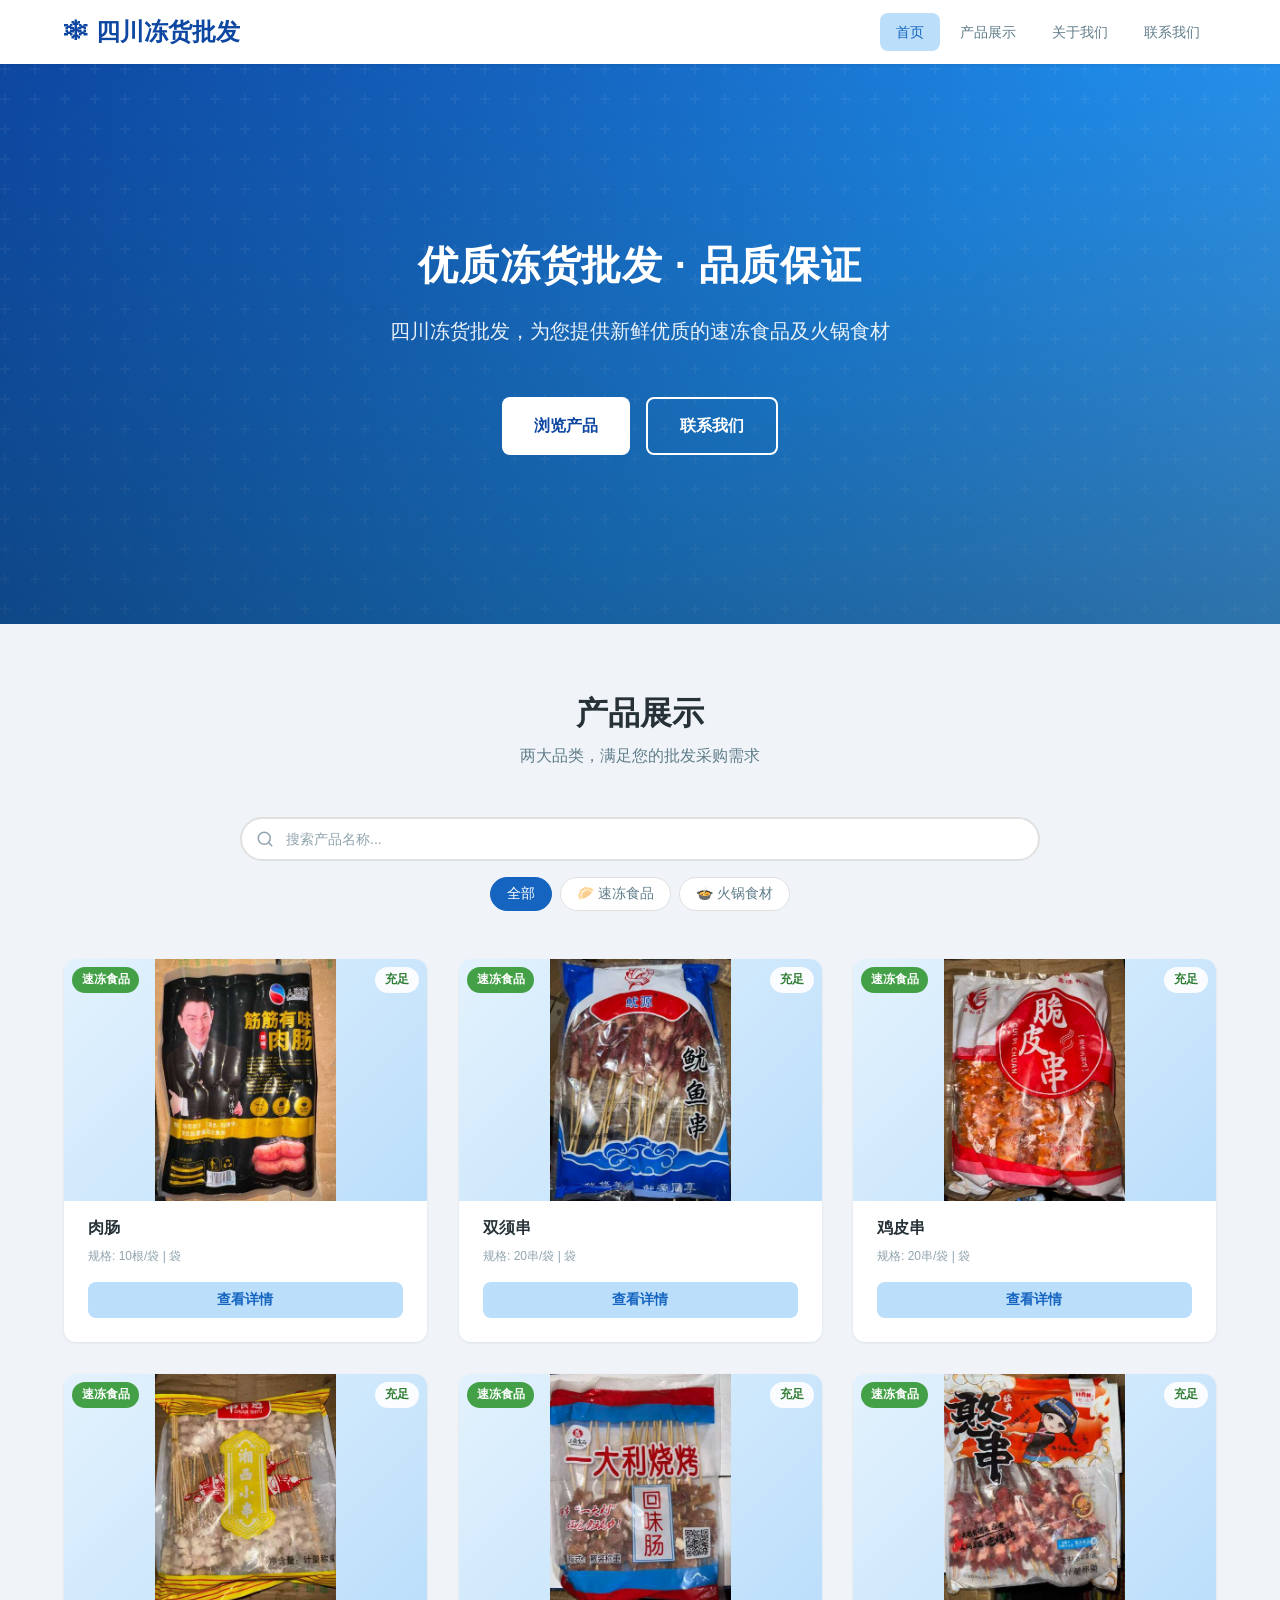
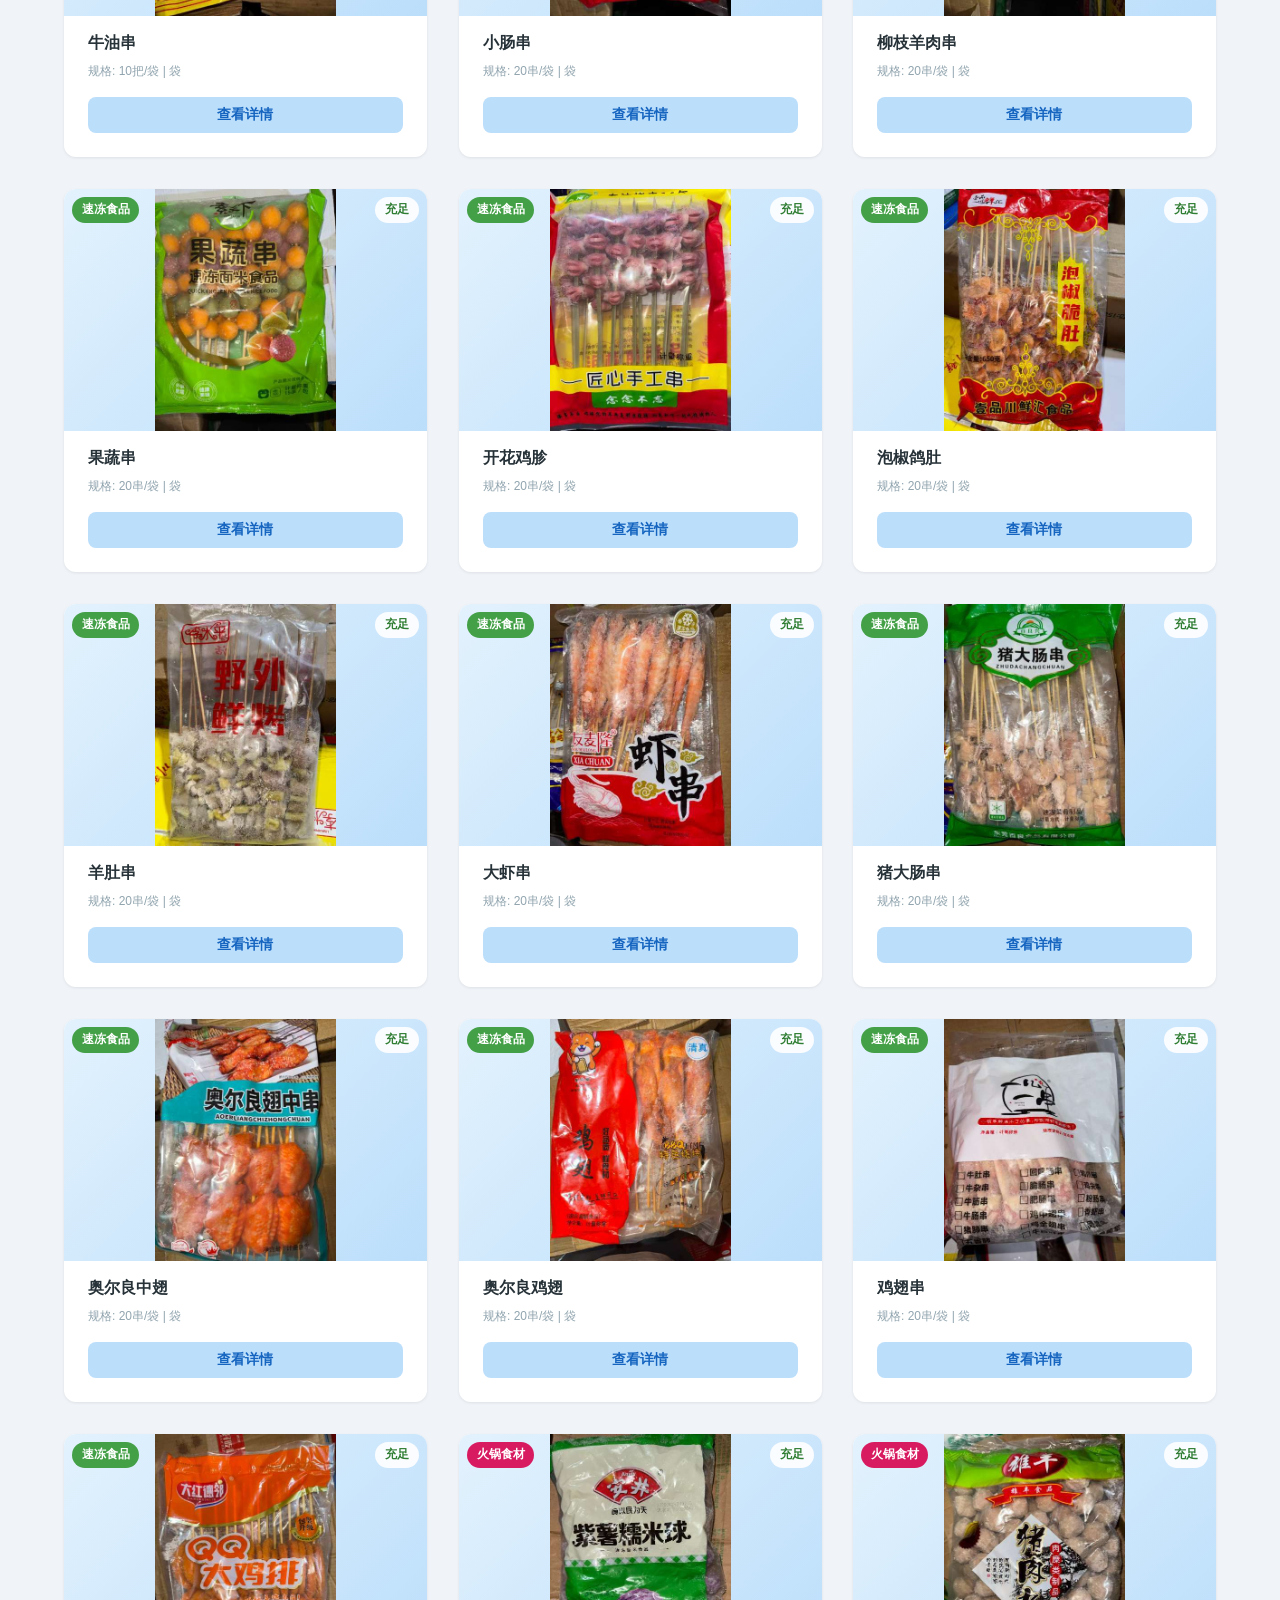
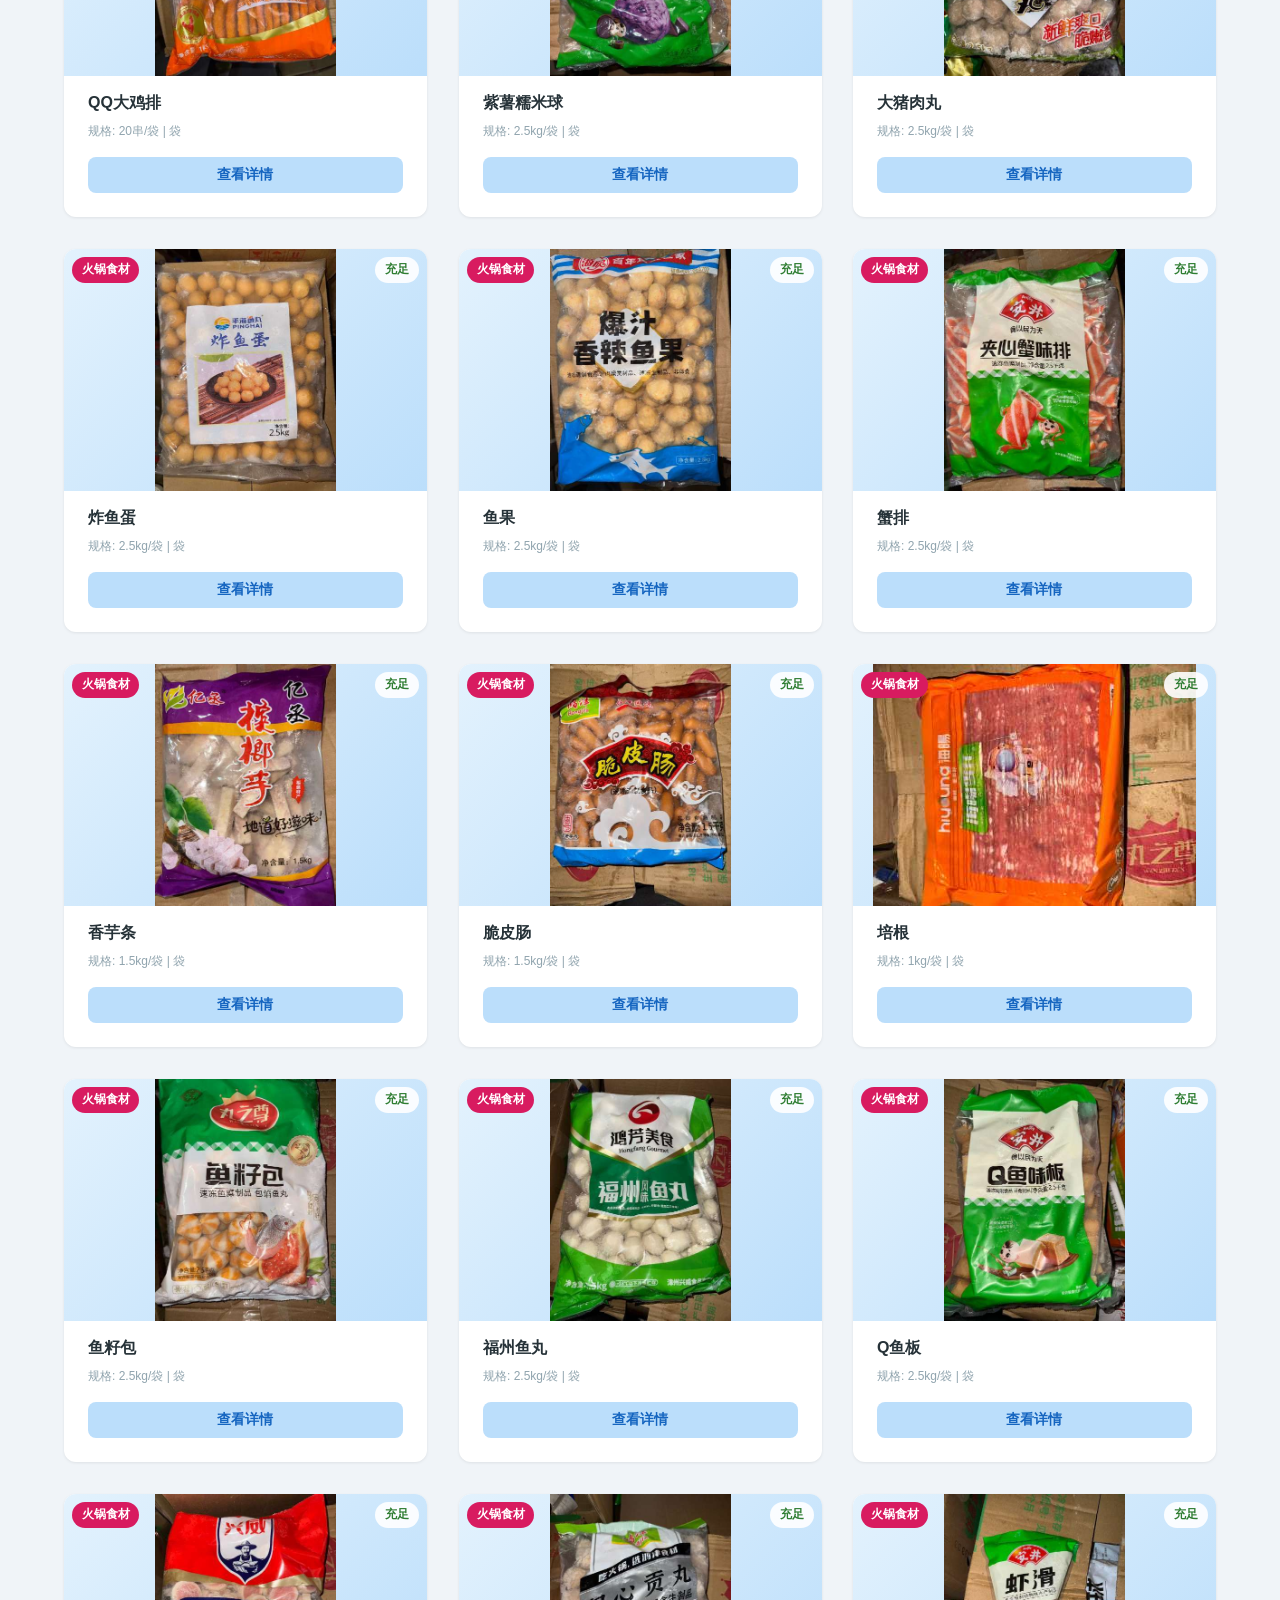
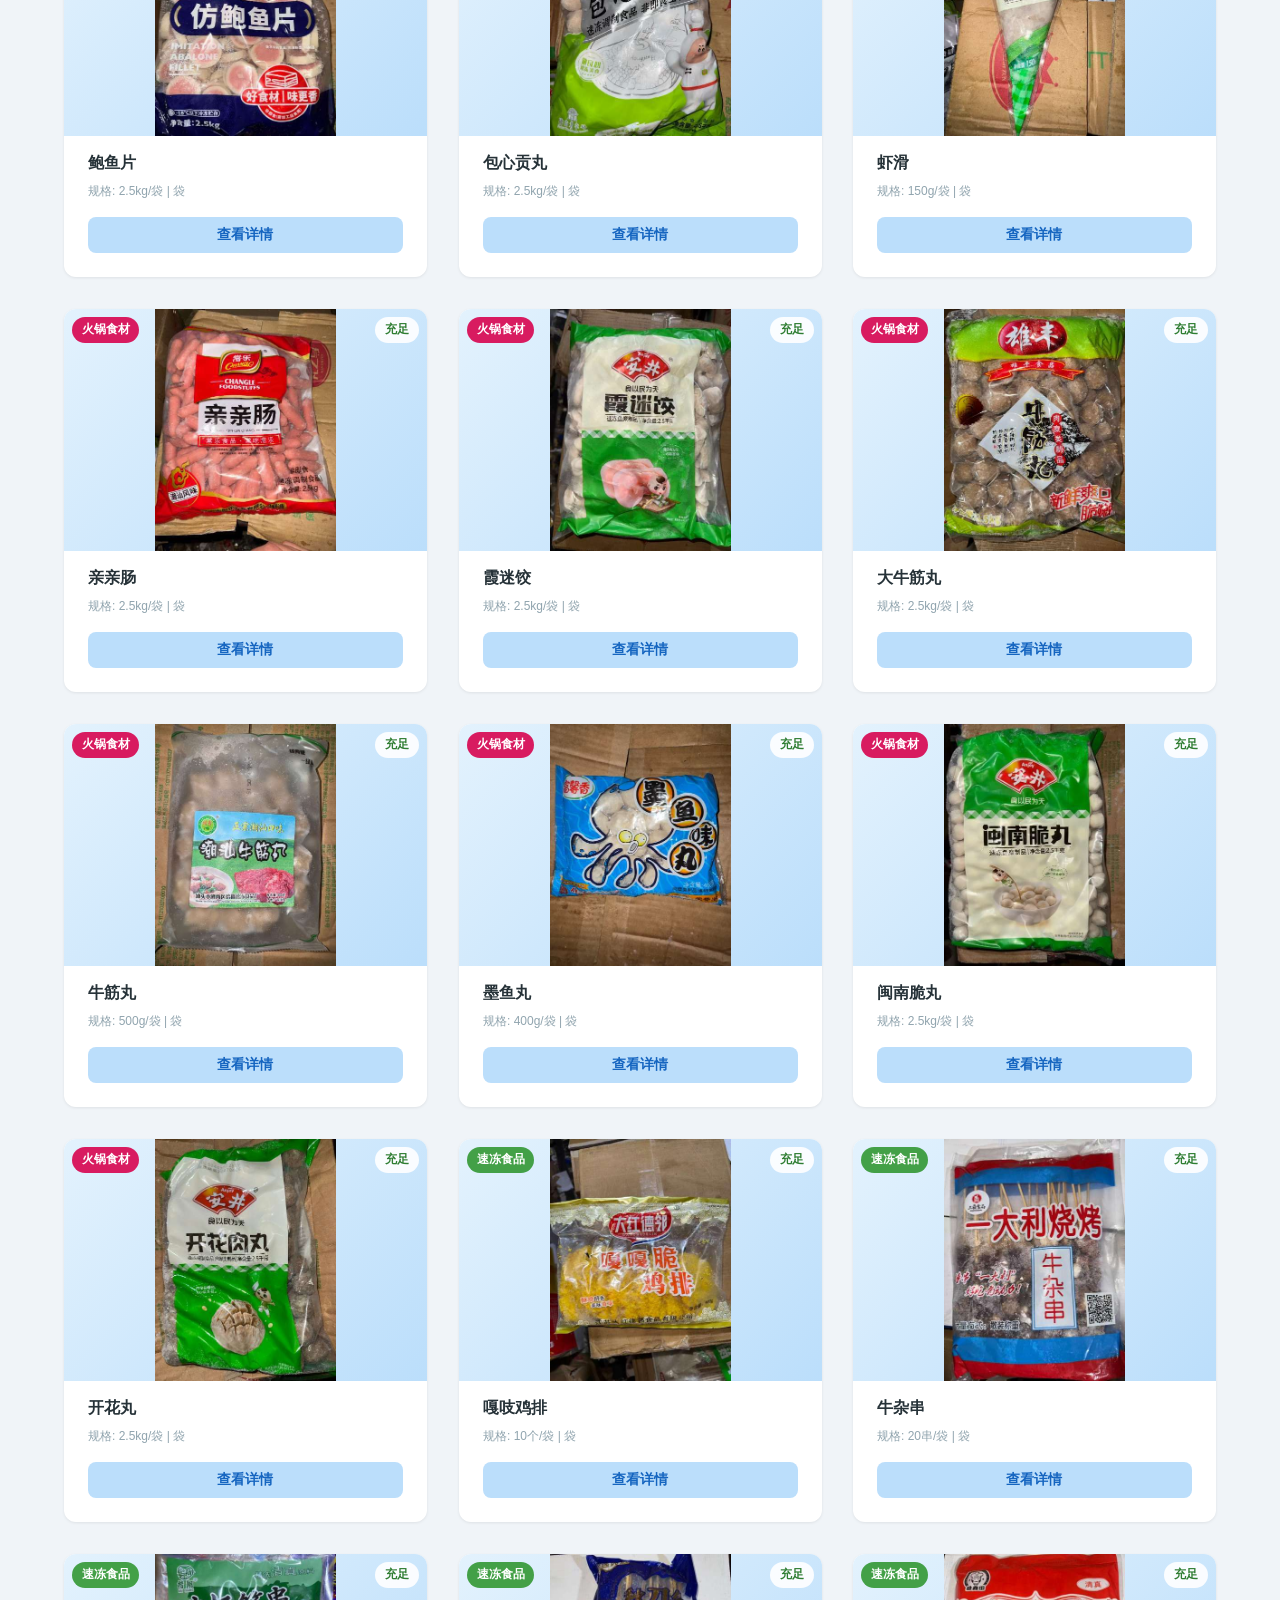
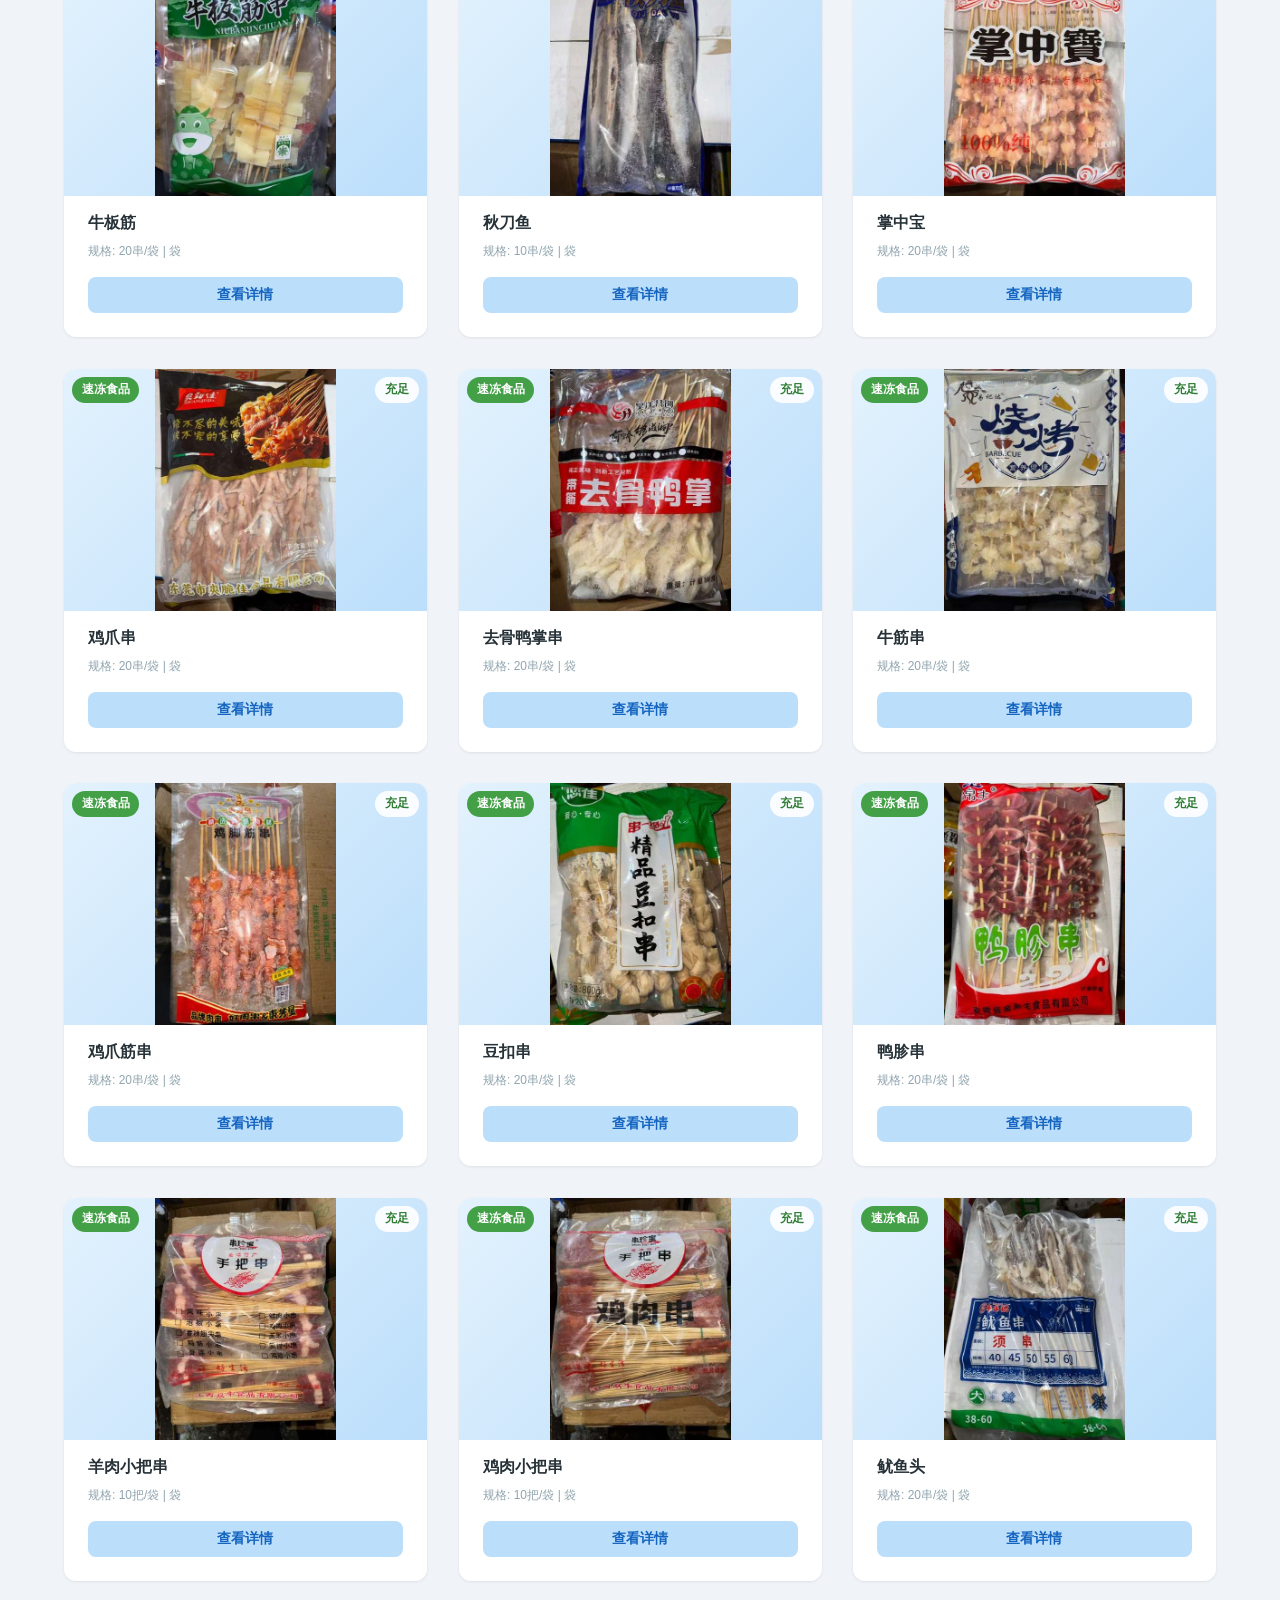
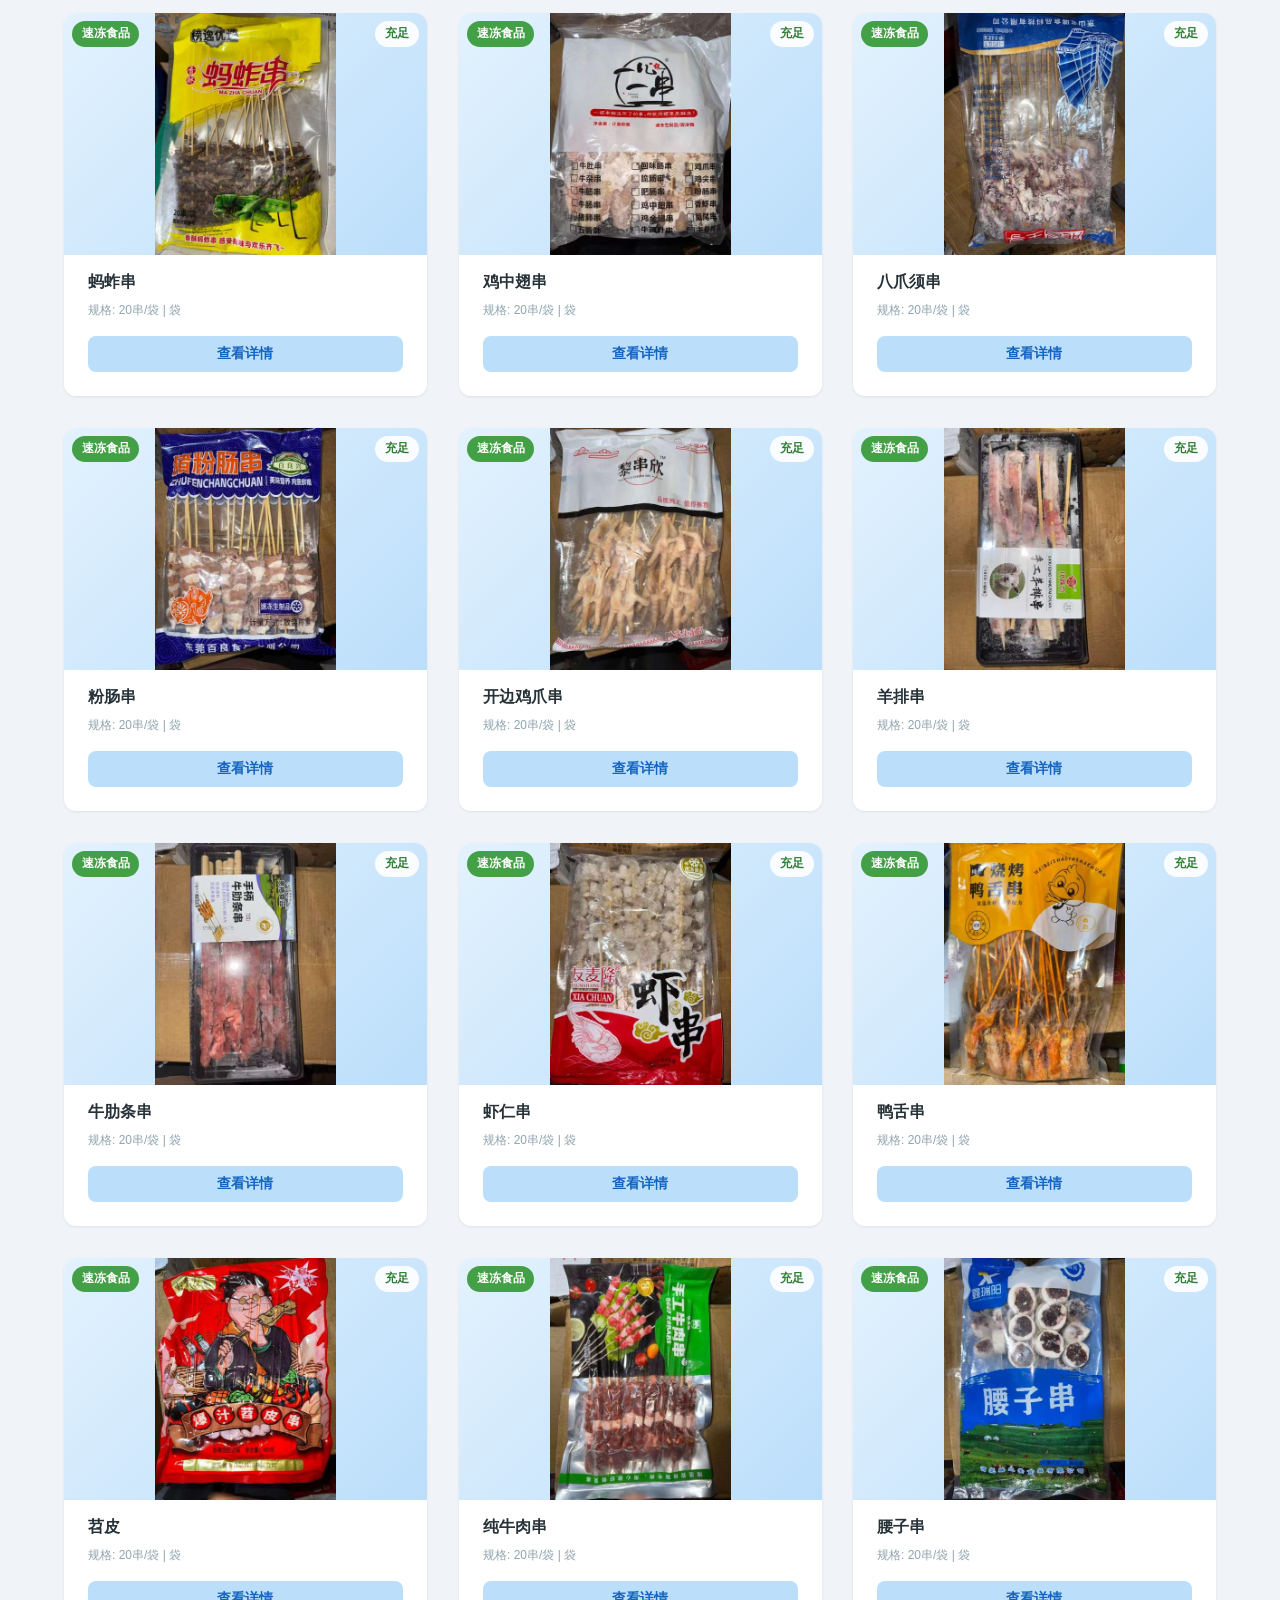
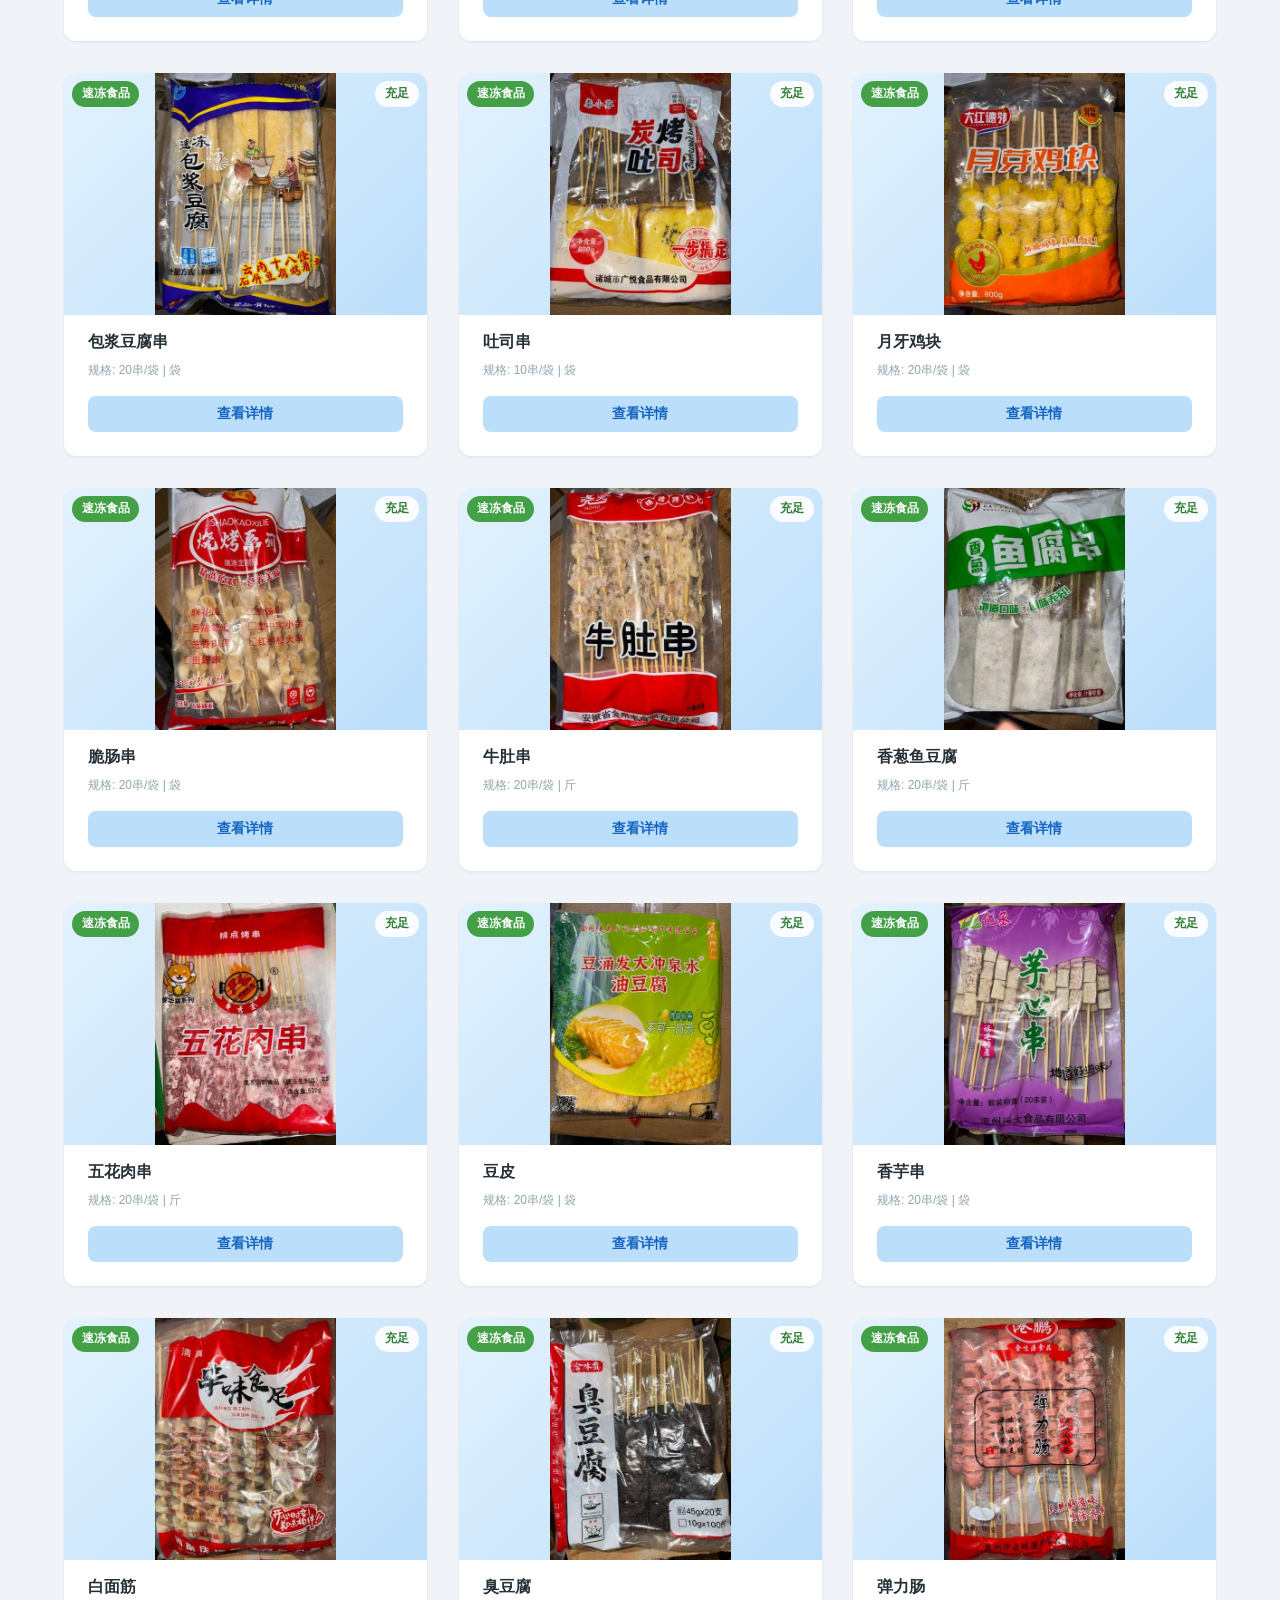
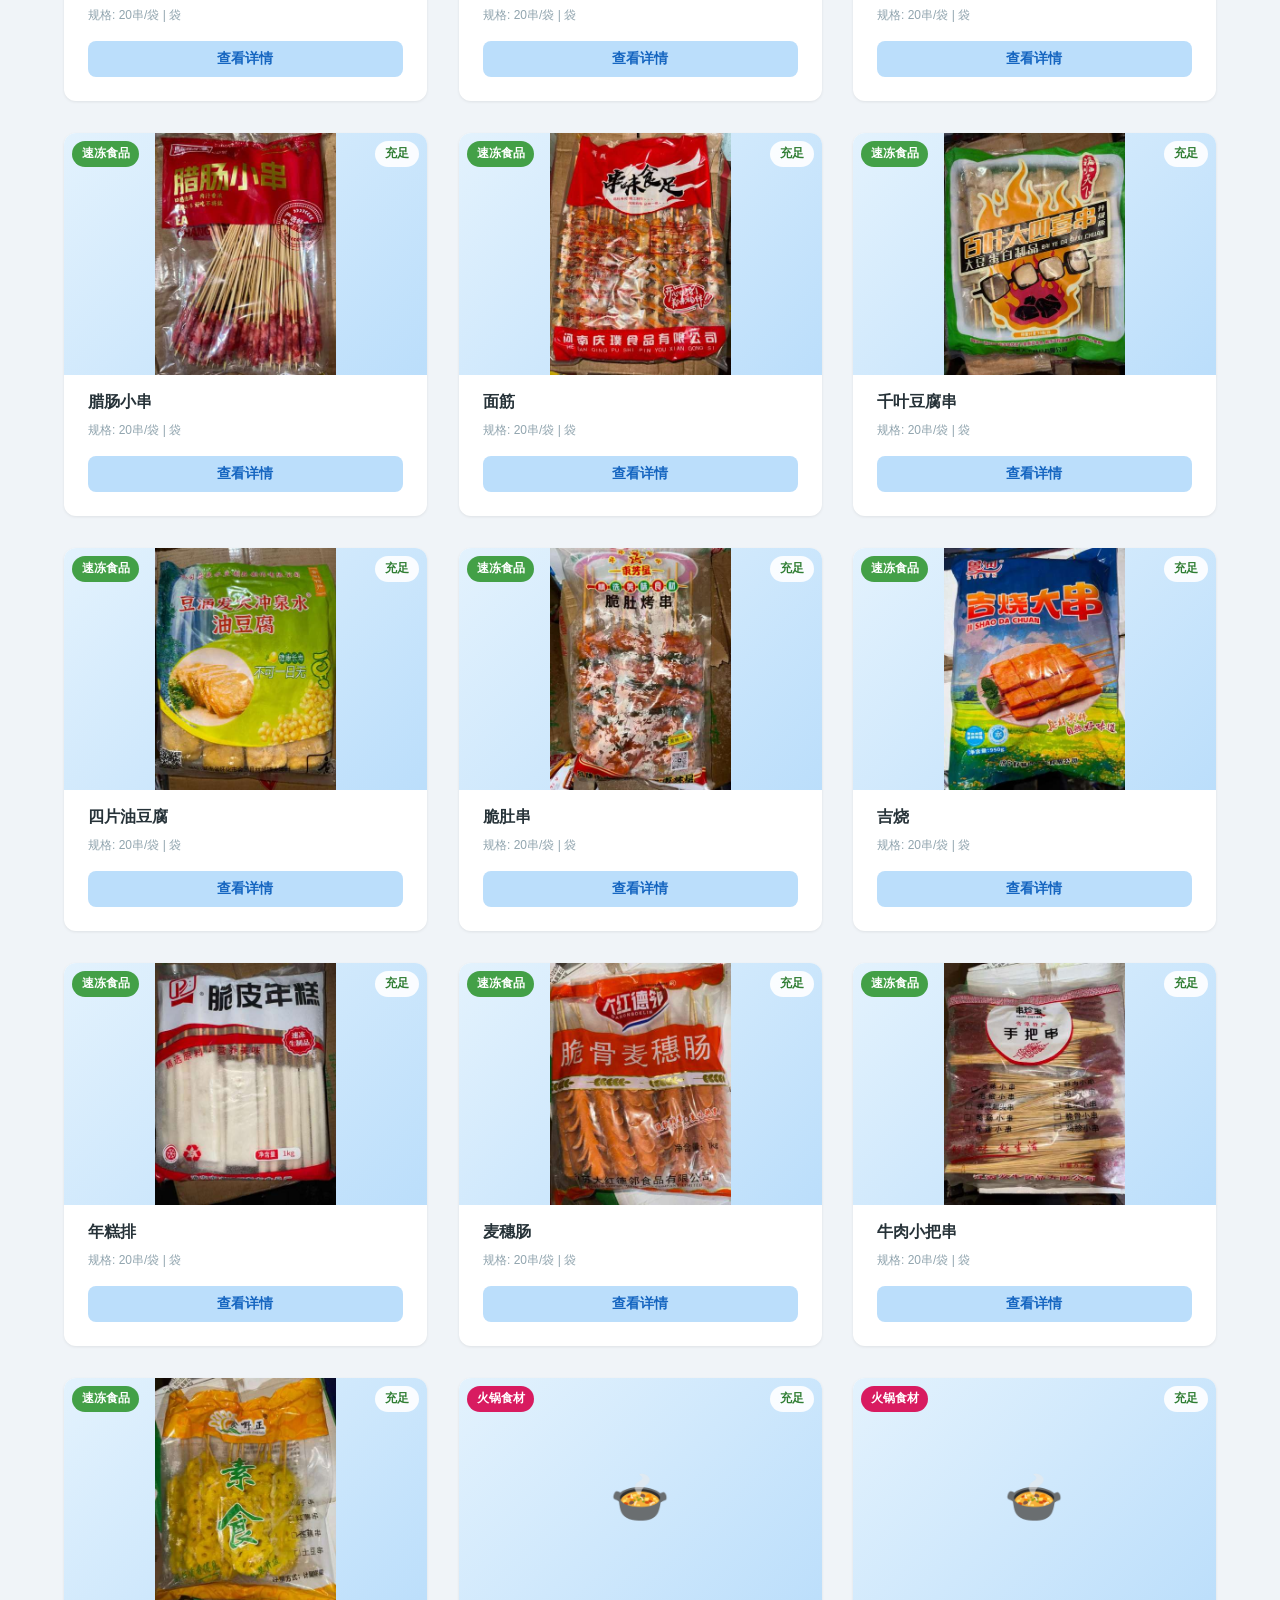
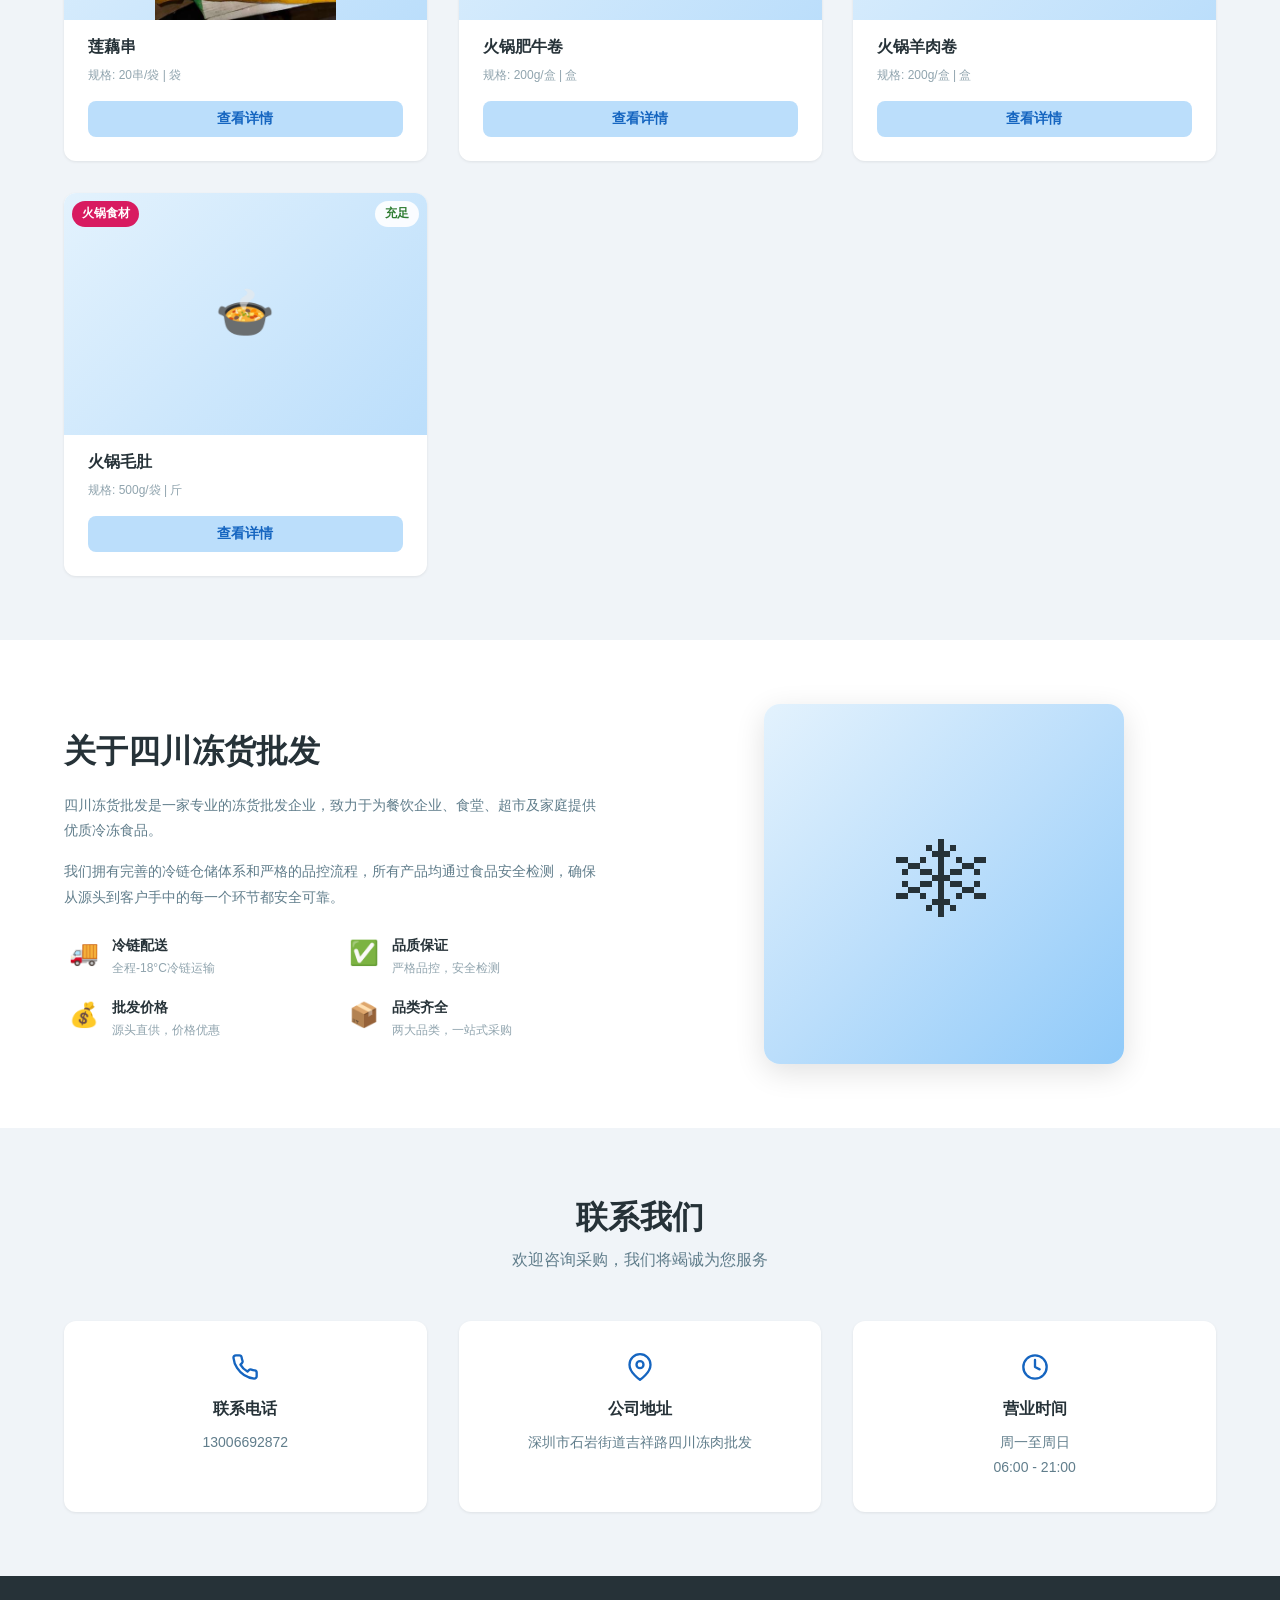
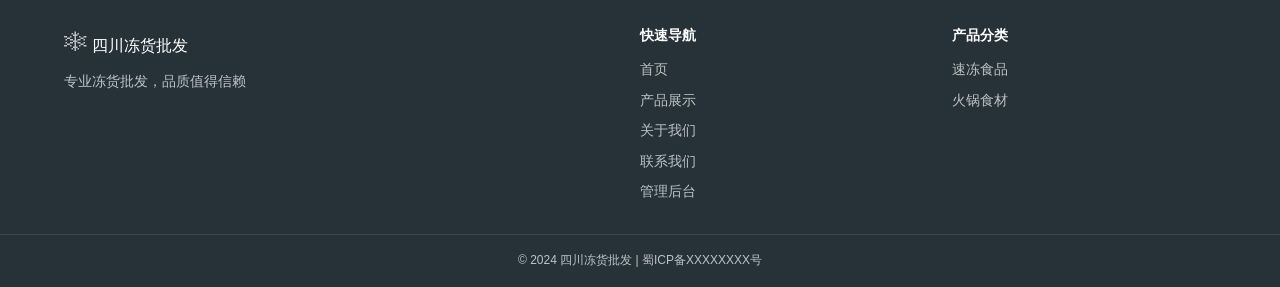
<file: index.html>
<!DOCTYPE html>
<html lang="zh-CN">
<head>
  <meta charset="UTF-8">
  <meta name="viewport" content="width=device-width, initial-scale=1.0">
  <title>四川冻货批发 — 品质保证</title>
  <link rel="stylesheet" href="css/common.css">
  <link rel="stylesheet" href="css/main.css">
</head>
<body>

  <!-- Storage Warning -->
  <div class="storage-warning" id="storageWarning">
    您的浏览器不支持数据存储，部分功能可能不可用。
  </div>

  <!-- SVG Icon Sprite -->
  <svg style="display:none" aria-hidden="true">
    <symbol id="icon-search" viewBox="0 0 24 24"><circle cx="11" cy="11" r="8" fill="none" stroke="currentColor" stroke-width="2"/><line x1="21" y1="21" x2="16.65" y2="16.65" stroke="currentColor" stroke-width="2" stroke-linecap="round"/></symbol>
    <symbol id="icon-close" viewBox="0 0 24 24"><line x1="18" y1="6" x2="6" y2="18" stroke="currentColor" stroke-width="2" stroke-linecap="round"/><line x1="6" y1="6" x2="18" y2="18" stroke="currentColor" stroke-width="2" stroke-linecap="round"/></symbol>
    <symbol id="icon-menu" viewBox="0 0 24 24"><line x1="3" y1="6" x2="21" y2="6" stroke="currentColor" stroke-width="2" stroke-linecap="round"/><line x1="3" y1="12" x2="21" y2="12" stroke="currentColor" stroke-width="2" stroke-linecap="round"/><line x1="3" y1="18" x2="21" y2="18" stroke="currentColor" stroke-width="2" stroke-linecap="round"/></symbol>
    <symbol id="icon-phone" viewBox="0 0 24 24"><path d="M22 16.92v3a2 2 0 01-2.18 2 19.79 19.79 0 01-8.63-3.07 19.5 19.5 0 01-6-6 19.79 19.79 0 01-3.07-8.67A2 2 0 014.11 2h3a2 2 0 012 1.72c.127.96.362 1.903.7 2.81a2 2 0 01-.45 2.11L8.09 9.91a16 16 0 006 6l1.27-1.27a2 2 0 012.11-.45c.907.338 1.85.573 2.81.7A2 2 0 0122 16.92z" fill="none" stroke="currentColor" stroke-width="2" stroke-linecap="round" stroke-linejoin="round"/></symbol>
    <symbol id="icon-location" viewBox="0 0 24 24"><path d="M21 10c0 7-9 13-9 13s-9-6-9-13a9 9 0 0118 0z" fill="none" stroke="currentColor" stroke-width="2" stroke-linecap="round" stroke-linejoin="round"/><circle cx="12" cy="10" r="3" fill="none" stroke="currentColor" stroke-width="2"/></symbol>
    <symbol id="icon-clock" viewBox="0 0 24 24"><circle cx="12" cy="12" r="10" fill="none" stroke="currentColor" stroke-width="2"/><polyline points="12 6 12 12 16 14" fill="none" stroke="currentColor" stroke-width="2" stroke-linecap="round" stroke-linejoin="round"/></symbol>
    <symbol id="icon-arrow-right" viewBox="0 0 24 24"><polyline points="9 18 15 12 9 6" fill="none" stroke="currentColor" stroke-width="2" stroke-linecap="round" stroke-linejoin="round"/></symbol>
    <symbol id="icon-check" viewBox="0 0 24 24"><polyline points="20 6 9 17 4 12" fill="none" stroke="currentColor" stroke-width="2" stroke-linecap="round" stroke-linejoin="round"/></symbol>
    <symbol id="icon-empty" viewBox="0 0 24 24"><rect x="3" y="3" width="18" height="18" rx="2" fill="none" stroke="currentColor" stroke-width="1.5"/><line x1="3" y1="9" x2="21" y2="9" stroke="currentColor" stroke-width="1.5"/><line x1="9" y1="21" x2="9" y2="9" stroke="currentColor" stroke-width="1.5"/></symbol>
  </svg>

  <!-- Header / Nav -->
  <header class="header" id="header">
    <div class="container header-inner">
      <a href="#" class="logo">
        <span class="logo-icon">❄</span>
        <span class="logo-text">四川冻货批发</span>
      </a>
      <nav class="nav" id="nav">
        <a href="#home" class="nav-link active">首页</a>
        <a href="#products" class="nav-link">产品展示</a>
        <a href="#about" class="nav-link">关于我们</a>
        <a href="#contact" class="nav-link">联系我们</a>
      </nav>
      <button class="menu-toggle" id="menuToggle" aria-label="菜单">
        <svg width="24" height="24"><use href="#icon-menu"/></svg>
      </button>
    </div>
  </header>

  <!-- Hero -->
  <section class="hero" id="home">
    <div class="hero-overlay"></div>
    <div class="container hero-content">
      <h1 class="hero-title">优质冻货批发 · 品质保证</h1>
      <p class="hero-subtitle">四川冻货批发，为您提供新鲜优质的速冻食品及火锅食材</p>
      <div class="hero-actions">
        <a href="#products" class="btn btn-lg" style="background:#fff;color:var(--color-primary-dark);">浏览产品</a>
        <a href="#contact" class="btn btn-lg btn-outline" style="border-color:#fff;color:#fff;">联系我们</a>
      </div>
    </div>
  </section>

  <!-- Products Section -->
  <section class="products-section" id="products">
    <div class="container">
      <h2 class="section-title">产品展示</h2>
      <p class="section-subtitle">两大品类，满足您的批发采购需求</p>

      <!-- Search & Filter -->
      <div class="filter-bar">
        <div class="search-box">
          <svg width="18" height="18" class="search-icon"><use href="#icon-search"/></svg>
          <input type="text" class="search-input" id="searchInput" placeholder="搜索产品名称...">
          <button class="search-clear" id="searchClear" style="display:none" aria-label="清除搜索">
            <svg width="16" height="16"><use href="#icon-close"/></svg>
          </button>
        </div>
        <div class="category-tabs" id="categoryTabs">
          <button class="cat-tab active" data-category="all">全部</button>
        </div>
      </div>

      <!-- Product Grid -->
      <div class="product-grid" id="productGrid"></div>

      <!-- Empty State -->
      <div class="empty-state" id="emptyState" style="display:none">
        <svg width="64" height="64" style="color:var(--color-text-light)"><use href="#icon-empty"/></svg>
        <p id="emptyText">未找到相关产品，请调整筛选条件</p>
        <button class="btn btn-outline" id="clearFilterBtn">清除筛选</button>
      </div>
    </div>
  </section>

  <!-- About Section -->
  <section class="about-section" id="about">
    <div class="container">
      <div class="about-grid">
        <div class="about-text">
          <h2 class="about-title">关于四川冻货批发</h2>
          <p>四川冻货批发是一家专业的冻货批发企业，致力于为餐饮企业、食堂、超市及家庭提供优质冷冻食品。</p>
          <p>我们拥有完善的冷链仓储体系和严格的品控流程，所有产品均通过食品安全检测，确保从源头到客户手中的每一个环节都安全可靠。</p>
          <div class="about-features">
            <div class="about-feature">
              <span class="feature-icon">🚚</span>
              <div><strong>冷链配送</strong><p>全程-18°C冷链运输</p></div>
            </div>
            <div class="about-feature">
              <span class="feature-icon">✅</span>
              <div><strong>品质保证</strong><p>严格品控，安全检测</p></div>
            </div>
            <div class="about-feature">
              <span class="feature-icon">💰</span>
              <div><strong>批发价格</strong><p>源头直供，价格优惠</p></div>
            </div>
            <div class="about-feature">
              <span class="feature-icon">📦</span>
              <div><strong>品类齐全</strong><p>两大品类，一站式采购</p></div>
            </div>
          </div>
        </div>
        <div class="about-image">
          <div class="about-placeholder">❄</div>
        </div>
      </div>
    </div>
  </section>

  <!-- Contact Section -->
  <section class="contact-section" id="contact">
    <div class="container">
      <h2 class="section-title">联系我们</h2>
      <p class="section-subtitle">欢迎咨询采购，我们将竭诚为您服务</p>
      <div class="contact-grid">
        <div class="contact-card">
          <svg width="28" height="28" style="color:var(--color-primary)"><use href="#icon-phone"/></svg>
          <h3>联系电话</h3>
          <p>13006692872</p>
        </div>
        <div class="contact-card">
          <svg width="28" height="28" style="color:var(--color-primary)"><use href="#icon-location"/></svg>
          <h3>公司地址</h3>
          <p>深圳市石岩街道吉祥路四川冻肉批发</p>
        </div>
        <div class="contact-card">
          <svg width="28" height="28" style="color:var(--color-primary)"><use href="#icon-clock"/></svg>
          <h3>营业时间</h3>
          <p>周一至周日</p>
          <p>06:00 - 21:00</p>
        </div>
      </div>
    </div>
  </section>

  <!-- Footer -->
  <footer class="footer">
    <div class="container footer-inner">
      <div class="footer-brand">
        <span class="logo-icon">❄</span>
        <span class="logo-text" style="color:#fff">四川冻货批发</span>
        <p>专业冻货批发，品质值得信赖</p>
      </div>
      <div class="footer-links">
        <strong>快速导航</strong>
        <a href="#home">首页</a>
        <a href="#products">产品展示</a>
        <a href="#about">关于我们</a>
        <a href="#contact">联系我们</a>
        <a href="admin.html">管理后台</a>
      </div>
      <div class="footer-links">
        <strong>产品分类</strong>
        <a href="#products">速冻食品</a>
        <a href="#products">火锅食材</a>
      </div>
    </div>
    <div class="footer-bottom">
      <div class="container">© 2024 四川冻货批发 | 蜀ICP备XXXXXXXX号</div>
    </div>
  </footer>

  <!-- Product Detail Modal -->
  <div class="modal-overlay" id="detailModal">
    <div class="modal-content modal-detail">
      <button class="modal-close" id="detailClose" aria-label="关闭">
        <svg width="18" height="18"><use href="#icon-close"/></svg>
      </button>
      <div class="modal-body" id="detailBody"></div>
    </div>
  </div>

  <!-- Toast Container -->
  <div class="toast-container" id="toastContainer"></div>

  <script src="data/products.js"></script>
  <script src="js/data.js"></script>
  <script src="js/main.js"></script>
</body>
</html>
</file>
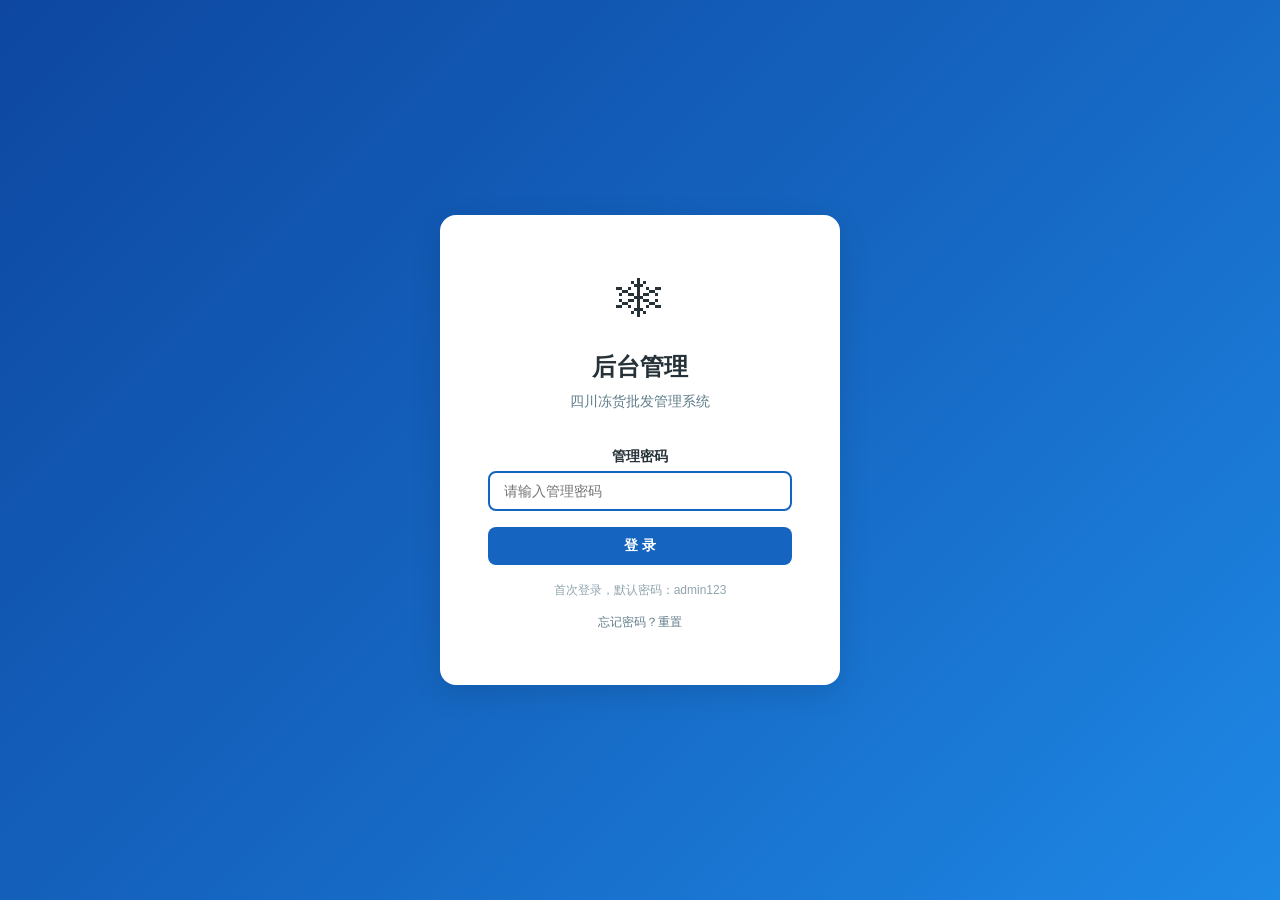
<file: admin.html>
<!DOCTYPE html>
<html lang="zh-CN">
<head>
  <meta charset="UTF-8">
  <meta name="viewport" content="width=device-width, initial-scale=1.0">
  <title>后台管理 — 四川冻货批发</title>
  <link rel="stylesheet" href="css/common.css">
  <link rel="stylesheet" href="css/admin.css">
</head>
<body>

  <!-- Storage Warning -->
  <div class="storage-warning" id="storageWarning">
    您的浏览器不支持数据存储，管理功能不可用。
  </div>

  <!-- SVG Icon Sprite -->
  <svg style="display:none" aria-hidden="true">
    <symbol id="icon-search" viewBox="0 0 24 24"><circle cx="11" cy="11" r="8" fill="none" stroke="currentColor" stroke-width="2"/><line x1="21" y1="21" x2="16.65" y2="16.65" stroke="currentColor" stroke-width="2" stroke-linecap="round"/></symbol>
    <symbol id="icon-close" viewBox="0 0 24 24"><line x1="18" y1="6" x2="6" y2="18" stroke="currentColor" stroke-width="2" stroke-linecap="round"/><line x1="6" y1="6" x2="18" y2="18" stroke="currentColor" stroke-width="2" stroke-linecap="round"/></symbol>
    <symbol id="icon-edit" viewBox="0 0 24 24"><path d="M11 4H4a2 2 0 00-2 2v14a2 2 0 002 2h14a2 2 0 002-2v-7" fill="none" stroke="currentColor" stroke-width="2" stroke-linecap="round" stroke-linejoin="round"/><path d="M18.5 2.5a2.121 2.121 0 013 3L12 15l-4 1 1-4 9.5-9.5z" fill="none" stroke="currentColor" stroke-width="2" stroke-linecap="round" stroke-linejoin="round"/></symbol>
    <symbol id="icon-trash" viewBox="0 0 24 24"><polyline points="3 6 5 6 21 6" fill="none" stroke="currentColor" stroke-width="2" stroke-linecap="round" stroke-linejoin="round"/><path d="M19 6v14a2 2 0 01-2 2H7a2 2 0 01-2-2V6m3 0V4a2 2 0 012-2h4a2 2 0 012 2v2" fill="none" stroke="currentColor" stroke-width="2" stroke-linecap="round" stroke-linejoin="round"/></symbol>
    <symbol id="icon-plus" viewBox="0 0 24 24"><line x1="12" y1="5" x2="12" y2="19" stroke="currentColor" stroke-width="2" stroke-linecap="round"/><line x1="5" y1="12" x2="19" y2="12" stroke="currentColor" stroke-width="2" stroke-linecap="round"/></symbol>
    <symbol id="icon-check" viewBox="0 0 24 24"><polyline points="20 6 9 17 4 12" fill="none" stroke="currentColor" stroke-width="2" stroke-linecap="round" stroke-linejoin="round"/></symbol>
    <symbol id="icon-eye" viewBox="0 0 24 24"><path d="M1 12s4-8 11-8 11 8 11 8-4 8-11 8-11-8-11-8z" fill="none" stroke="currentColor" stroke-width="2" stroke-linecap="round" stroke-linejoin="round"/><circle cx="12" cy="12" r="3" fill="none" stroke="currentColor" stroke-width="2"/></symbol>
    <symbol id="icon-logout" viewBox="0 0 24 24"><path d="M9 21H5a2 2 0 01-2-2V5a2 2 0 012-2h4" fill="none" stroke="currentColor" stroke-width="2" stroke-linecap="round" stroke-linejoin="round"/><polyline points="16 17 21 12 16 7" fill="none" stroke="currentColor" stroke-width="2" stroke-linecap="round" stroke-linejoin="round"/><line x1="21" y1="12" x2="9" y2="12" stroke="currentColor" stroke-width="2" stroke-linecap="round"/></symbol>
  </svg>

  <!-- Login Gate -->
  <div class="login-overlay" id="loginOverlay">
    <div class="login-card">
      <div class="login-logo">❄</div>
      <h1>后台管理</h1>
      <p class="login-subtitle">四川冻货批发管理系统</p>
      <form id="loginForm" autocomplete="off">
        <div class="form-group">
          <label for="loginPassword">管理密码</label>
          <input type="password" id="loginPassword" class="form-input" placeholder="请输入管理密码" required autofocus>
          <p class="form-error" id="loginError"></p>
        </div>
        <button type="submit" class="btn btn-primary" style="width:100%">登 录</button>
      </form>
      <p class="login-hint" id="loginHint"></p>
      <button class="btn-ghost btn-sm" id="resetPwdBtn" style="margin-top:var(--space-sm)">忘记密码？重置</button>
    </div>
  </div>

  <!-- Admin Interface (hidden until login) -->
  <div class="admin-wrapper" id="adminWrapper" style="display:none">

    <!-- Admin Header -->
    <header class="admin-header">
      <div class="admin-header-inner">
        <div class="admin-brand">
          <span>❄</span>
          <strong>四川冻货批发 — 后台管理</strong>
        </div>
        <div class="admin-header-actions">
          <button class="btn btn-ghost btn-sm" id="exportDataBtn" style="color:var(--color-success)">📤 导出数据</button>
          <button class="btn btn-ghost btn-sm" id="migrateOpenBtn" style="color:var(--color-warning)">📦 图片迁移</button>
          <a href="index.html" class="btn btn-ghost btn-sm" target="_blank">
            <svg width="16" height="16"><use href="#icon-eye"/></svg> 查看前台
          </a>
          <button class="btn btn-ghost btn-sm" id="changePwdBtn">修改密码</button>
          <button class="btn btn-ghost btn-sm" id="logoutBtn">
            <svg width="16" height="16"><use href="#icon-logout"/></svg> 退出
          </button>
        </div>
      </div>
    </header>

    <!-- Toolbar -->
    <div class="admin-toolbar">
      <div class="container toolbar-inner">
        <div class="toolbar-search">
          <svg width="16" height="16" class="toolbar-search-icon"><use href="#icon-search"/></svg>
          <input type="text" class="form-input" id="adminSearch" placeholder="搜索产品...">
        </div>
        <div class="toolbar-actions">
          <select class="form-input" id="adminCategoryFilter" style="width:auto">
            <option value="all">全部分类</option>
          </select>
          <button class="btn btn-primary" id="addProductBtn">
            <svg width="16" height="16"><use href="#icon-plus"/></svg> 添加产品
          </button>
        </div>
      </div>
    </div>

    <!-- Stats -->
    <div class="container">
      <div class="stats-bar" id="statsBar"></div>
    </div>

    <!-- Image Migration Panel -->
    <div class="container" id="migratePanel" style="display:none">
      <div class="migrate-card">
        <div class="migrate-header">
          <h2>📦 图片导出迁移</h2>
          <p>将产品中的 base64 图片导出为文件，替换为本地路径以释放存储空间</p>
          <div class="migrate-actions">
            <button class="btn btn-primary btn-sm" id="migrateAllBtn">⬇ 一键全部下载</button>
            <button class="btn btn-outline btn-sm" id="migrateCloseBtn">关闭</button>
          </div>
        </div>
        <p class="migrate-hint">下载的图片会保存到浏览器的默认下载目录，请将所有图片移动到项目的 <code>images/</code> 文件夹中。</p>
        <div class="migrate-list" id="migrateList"></div>
      </div>
    </div>

    <!-- Product Table -->
    <div class="container">
      <div class="table-wrapper">
        <table class="product-table" id="productTable">
          <thead>
            <tr>
              <th style="width:60px">图片</th>
              <th>产品名称</th>
              <th>分类</th>
              <th>规格</th>
              <th>库存</th>
              <th style="width:110px">操作</th>
            </tr>
          </thead>
          <tbody id="tableBody"></tbody>
        </table>
        <div class="table-empty" id="tableEmpty" style="display:none">
          暂无产品数据，<button class="btn btn-primary btn-sm" id="addFirstBtn">添加第一款产品</button>
        </div>
      </div>
    </div>
  </div>

  <!-- Product Form Modal -->
  <div class="modal-overlay" id="formModal">
    <div class="modal-content">
      <button class="modal-close" id="formModalClose" aria-label="关闭">
        <svg width="18" height="18"><use href="#icon-close"/></svg>
      </button>
      <div class="modal-body">
        <h2 id="formModalTitle">添加产品</h2>
        <form id="productForm" novalidate>
          <input type="hidden" id="formProductId">

          <div class="form-row">
            <div class="form-group" style="flex:2">
              <label class="required">产品名称</label>
              <input type="text" class="form-input" id="formName" required placeholder="如：冷冻猪五花肉">
              <p class="form-error">请输入产品名称</p>
            </div>
            <div class="form-group" style="flex:1">
              <label class="required">产品分类</label>
              <select class="form-input" id="formCategory" required></select>
            </div>
          </div>

          <div class="form-row">
            <div class="form-group" style="flex:1">
              <label class="required">单位</label>
              <select class="form-input" id="formUnit" required></select>
            </div>
            <div class="form-group" style="flex:1">
              <label class="required">库存状态</label>
              <select class="form-input" id="formStock" required></select>
            </div>
          </div>

          <div class="form-group">
            <label class="required">规格</label>
            <input type="text" class="form-input" id="formSpecs" required placeholder="如：500g/袋">
            <p class="form-error">请输入产品规格</p>
          </div>

          <div class="form-group">
            <label>产品描述</label>
            <textarea class="form-input" id="formDescription" rows="3" placeholder="产品特点、烹饪建议等"></textarea>
          </div>

          <div class="form-group">
            <label>图片</label>
            <div class="image-input-row">
              <input type="url" class="form-input" id="formImageUrl" placeholder="输入图片URL 或 点击右侧按钮上传本地照片">
              <input type="file" class="file-input" id="formImageFile" accept="image/*" style="display:none">
              <button type="button" class="btn btn-outline btn-sm" id="formImageUploadBtn">📁 本地上传</button>
            </div>
            <p class="form-error">请输入图片URL 或 上传本地图片</p>
            <div class="image-preview" id="imagePreview" style="display:none">
              <img id="imagePreviewImg" alt="预览">
            </div>
          </div>

          <div class="form-group" style="margin-bottom:0">
            <label style="display:flex;align-items:center;gap:var(--space-sm);cursor:pointer">
              <input type="checkbox" id="formFeatured"> 首页推荐（在首页显著位置展示）
            </label>
          </div>

          <div style="display:flex;gap:var(--space-md);margin-top:var(--space-lg)">
            <button type="submit" class="btn btn-primary" style="flex:1">保存</button>
            <button type="button" class="btn btn-outline" id="formCancelBtn" style="flex:1">取消</button>
          </div>
        </form>
      </div>
    </div>
  </div>

  <!-- Change Password Modal -->
  <div class="modal-overlay" id="pwdModal">
    <div class="modal-content">
      <button class="modal-close" id="pwdModalClose" aria-label="关闭">
        <svg width="18" height="18"><use href="#icon-close"/></svg>
      </button>
      <div class="modal-body">
        <h2>修改密码</h2>
        <form id="pwdForm" novalidate>
          <div class="form-group">
            <label class="required">当前密码</label>
            <input type="password" class="form-input" id="pwdCurrent" required>
            <p class="form-error">请输入当前密码</p>
          </div>
          <div class="form-group">
            <label class="required">新密码</label>
            <input type="password" class="form-input" id="pwdNew" required minlength="4">
            <p class="form-error">密码至少4位</p>
          </div>
          <div class="form-group">
            <label class="required">确认新密码</label>
            <input type="password" class="form-input" id="pwdConfirm" required>
            <p class="form-error">两次密码不一致</p>
          </div>
          <button type="submit" class="btn btn-primary" style="width:100%">确认修改</button>
        </form>
      </div>
    </div>
  </div>

  <!-- Toast Container -->
  <div class="toast-container" id="toastContainer"></div>

  <script src="data/products.js"></script>
  <script src="js/data.js"></script>
  <script src="js/admin.js"></script>
</body>
</html>
</file>
<file: css/common.css>
/* ========================================
   common.css — Design System Foundation
   CSS custom properties, reset, utilities,
   modal & toast shared styles
   ======================================== */

/* ---------- Custom Properties ---------- */
:root {
  /* Primary palette — cool blues for frozen goods */
  --color-primary: #1565C0;
  --color-primary-light: #1E88E5;
  --color-primary-lighter: #BBDEFB;
  --color-primary-dark: #0D47A1;

  /* Surface */
  --color-bg: #F0F4F8;
  --color-surface: #FFFFFF;
  --color-surface-hover: #F5F7FA;

  /* Text */
  --color-text: #263238;
  --color-text-secondary: #607D8B;
  --color-text-light: #90A4AE;

  /* Functional */
  --color-success: #2E7D32;
  --color-warning: #F57F17;
  --color-danger: #C62828;
  --color-danger-light: #FFCDD2;

  /* Category accent colors */
  --cat-meat: #E53935;
  --cat-seafood: #1E88E5;
  --cat-frozen: #43A047;
  --cat-prepared: #FB8C00;
  --cat-hotpot: #D81B60;

  /* Spacing */
  --space-xs: 0.25rem;
  --space-sm: 0.5rem;
  --space-md: 1rem;
  --space-lg: 1.5rem;
  --space-xl: 2rem;
  --space-2xl: 3rem;
  --space-3xl: 4rem;

  /* Typography */
  --font-family: -apple-system, BlinkMacSystemFont, "Segoe UI",
    "PingFang SC", "Microsoft YaHei", "Hiragino Sans GB",
    "Helvetica Neue", Arial, sans-serif;
  --font-size-xs: 0.75rem;
  --font-size-sm: 0.875rem;
  --font-size-md: 1rem;
  --font-size-lg: 1.25rem;
  --font-size-xl: 1.5rem;
  --font-size-2xl: 2rem;
  --font-size-3xl: 2.5rem;

  /* Borders */
  --radius-sm: 4px;
  --radius-md: 8px;
  --radius-lg: 12px;
  --radius-xl: 16px;

  /* Shadows */
  --shadow-sm: 0 1px 3px rgba(0, 0, 0, 0.08);
  --shadow-md: 0 4px 12px rgba(0, 0, 0, 0.1);
  --shadow-lg: 0 8px 30px rgba(0, 0, 0, 0.12);

  /* Transitions */
  --transition-fast: 150ms ease;
  --transition-normal: 250ms ease;

  /* Layout */
  --max-width: 1200px;
  --header-height: 64px;
}

/* ---------- Reset ---------- */
*,
*::before,
*::after {
  box-sizing: border-box;
  margin: 0;
  padding: 0;
}

html {
  scroll-behavior: smooth;
  -webkit-text-size-adjust: 100%;
}

body {
  font-family: var(--font-family);
  font-size: var(--font-size-md);
  color: var(--color-text);
  background: var(--color-bg);
  line-height: 1.6;
  min-height: 100vh;
}

a {
  color: inherit;
  text-decoration: none;
}

img {
  display: block;
  max-width: 100%;
}

ul, ol {
  list-style: none;
}

button {
  cursor: pointer;
  font-family: inherit;
  font-size: inherit;
  border: none;
  background: none;
  color: inherit;
}

input, select, textarea {
  font-family: inherit;
  font-size: inherit;
}

table {
  border-collapse: collapse;
  width: 100%;
}

/* ---------- Utility: Container ---------- */
.container {
  width: 100%;
  max-width: var(--max-width);
  margin: 0 auto;
  padding: 0 var(--space-lg);
}

/* ---------- Utility: Buttons ---------- */
.btn {
  display: inline-flex;
  align-items: center;
  justify-content: center;
  gap: var(--space-xs);
  padding: 0.625rem 1.25rem;
  font-size: var(--font-size-sm);
  font-weight: 600;
  border-radius: var(--radius-md);
  transition: all var(--transition-fast);
  white-space: nowrap;
  user-select: none;
}

.btn-primary {
  background: var(--color-primary);
  color: #fff;
}
.btn-primary:hover {
  background: var(--color-primary-dark);
  box-shadow: var(--shadow-md);
}

.btn-danger {
  background: var(--color-danger);
  color: #fff;
}
.btn-danger:hover {
  background: #B71C1C;
}

.btn-outline {
  background: transparent;
  color: var(--color-primary);
  border: 2px solid var(--color-primary);
}
.btn-outline:hover {
  background: var(--color-primary);
  color: #fff;
}

.btn-ghost {
  background: transparent;
  color: var(--color-text-secondary);
}
.btn-ghost:hover {
  background: var(--color-surface-hover);
  color: var(--color-text);
}

.btn-sm {
  padding: 0.375rem 0.75rem;
  font-size: var(--font-size-xs);
}

.btn-lg {
  padding: 0.875rem 2rem;
  font-size: var(--font-size-md);
}

/* ---------- Utility: Badge ---------- */
.badge {
  display: inline-block;
  padding: 0.15rem 0.5rem;
  font-size: var(--font-size-xs);
  font-weight: 600;
  border-radius: 999px;
  line-height: 1.4;
}

/* ---------- Utility: Screen Reader Only ---------- */
.sr-only {
  position: absolute;
  width: 1px;
  height: 1px;
  padding: 0;
  margin: -1px;
  overflow: hidden;
  clip: rect(0, 0, 0, 0);
  border: 0;
}

/* ---------- Utility: Section Title ---------- */
.section-title {
  font-size: var(--font-size-2xl);
  font-weight: 700;
  text-align: center;
  margin-bottom: var(--space-xs);
  color: var(--color-text);
}
.section-subtitle {
  font-size: var(--font-size-md);
  color: var(--color-text-secondary);
  text-align: center;
  margin-bottom: var(--space-2xl);
}

/* ---------- Modal ---------- */
.modal-overlay {
  position: fixed;
  inset: 0;
  background: rgba(0, 0, 0, 0.5);
  z-index: 1000;
  display: flex;
  align-items: center;
  justify-content: center;
  padding: var(--space-lg);
  opacity: 0;
  visibility: hidden;
  transition: opacity var(--transition-normal), visibility var(--transition-normal);
}
.modal-overlay.active {
  opacity: 1;
  visibility: visible;
}

.modal-content {
  background: var(--color-surface);
  border-radius: var(--radius-xl);
  box-shadow: var(--shadow-lg);
  width: 100%;
  max-width: 560px;
  max-height: 90vh;
  overflow-y: auto;
  position: relative;
  transform: translateY(20px);
  transition: transform var(--transition-normal);
}
.modal-overlay.active .modal-content {
  transform: translateY(0);
}

.modal-close {
  position: absolute;
  top: var(--space-md);
  right: var(--space-md);
  width: 36px;
  height: 36px;
  border-radius: 50%;
  display: flex;
  align-items: center;
  justify-content: center;
  background: var(--color-surface-hover);
  color: var(--color-text-secondary);
  font-size: var(--font-size-lg);
  z-index: 10;
  transition: all var(--transition-fast);
}
.modal-close:hover {
  background: var(--color-danger-light);
  color: var(--color-danger);
}

.modal-body {
  padding: var(--space-xl);
}

.modal-body h2 {
  font-size: var(--font-size-xl);
  margin-bottom: var(--space-lg);
  color: var(--color-text);
}

/* ---------- Toast ---------- */
.toast-container {
  position: fixed;
  bottom: var(--space-lg);
  left: 50%;
  transform: translateX(-50%);
  z-index: 2000;
  display: flex;
  flex-direction: column;
  gap: var(--space-sm);
  pointer-events: none;
}

.toast {
  pointer-events: auto;
  display: flex;
  align-items: center;
  gap: var(--space-md);
  padding: 0.75rem 1.25rem;
  background: var(--color-text);
  color: #fff;
  border-radius: var(--radius-lg);
  box-shadow: var(--shadow-lg);
  font-size: var(--font-size-sm);
  animation: toastIn 0.3s ease;
  white-space: nowrap;
}
.toast.toast-success {
  background: var(--color-success);
}
.toast.toast-error {
  background: var(--color-danger);
}
.toast.toast-warning {
  background: var(--color-warning);
  color: var(--color-text);
}

.toast .toast-action {
  color: #fff;
  font-weight: 600;
  text-decoration: underline;
  cursor: pointer;
  margin-left: var(--space-sm);
}

@keyframes toastIn {
  from { opacity: 0; transform: translateY(10px); }
  to   { opacity: 1; transform: translateY(0); }
}

/* ---------- Form Controls ---------- */
.form-group {
  margin-bottom: var(--space-md);
}
.form-group label {
  display: block;
  font-size: var(--font-size-sm);
  font-weight: 600;
  color: var(--color-text);
  margin-bottom: var(--space-xs);
}
.form-group .required::after {
  content: " *";
  color: var(--color-danger);
}
.form-input {
  width: 100%;
  padding: 0.625rem 0.875rem;
  border: 2px solid #E0E0E0;
  border-radius: var(--radius-md);
  font-size: var(--font-size-sm);
  color: var(--color-text);
  background: var(--color-surface);
  transition: border-color var(--transition-fast);
  outline: none;
}
.form-input:focus {
  border-color: var(--color-primary);
}
.form-input.error {
  border-color: var(--color-danger);
}
.form-error {
  font-size: var(--font-size-xs);
  color: var(--color-danger);
  margin-top: var(--space-xs);
  display: none;
}
.form-error.visible {
  display: block;
}

textarea.form-input {
  resize: vertical;
  min-height: 80px;
}

/* ---------- Storage Warning Banner ---------- */
.storage-warning {
  display: none;
  background: var(--color-warning);
  color: var(--color-text);
  text-align: center;
  padding: var(--space-sm) var(--space-md);
  font-size: var(--font-size-sm);
  position: sticky;
  top: 0;
  z-index: 500;
}
.storage-warning.visible {
  display: block;
}

/* ---------- Scrollbar ---------- */
::-webkit-scrollbar {
  width: 6px;
}
::-webkit-scrollbar-track {
  background: transparent;
}
::-webkit-scrollbar-thumb {
  background: #ccc;
  border-radius: 3px;
}
::-webkit-scrollbar-thumb:hover {
  background: #aaa;
}
</file>
<file: css/main.css>
/* ========================================
   main.css — Frontend Product Display Site
   Hero, category nav, product cards,
   search/filter, about, contact, responsive
   ======================================== */

/* ---------- Header ---------- */
.header {
  position: fixed;
  top: 0;
  left: 0;
  right: 0;
  height: var(--header-height);
  background: rgba(255, 255, 255, 0.95);
  backdrop-filter: blur(10px);
  box-shadow: var(--shadow-sm);
  z-index: 500;
  transition: box-shadow var(--transition-normal);
}
.header.scrolled {
  box-shadow: var(--shadow-md);
}

.header-inner {
  display: flex;
  align-items: center;
  justify-content: space-between;
  height: 100%;
}

.logo {
  display: flex;
  align-items: center;
  gap: var(--space-sm);
  font-size: var(--font-size-xl);
  font-weight: 800;
  color: var(--color-primary-dark);
}
.logo-icon {
  font-size: 1.5rem;
}

.nav {
  display: flex;
  gap: var(--space-xs);
}
.nav-link {
  padding: 0.5rem 1rem;
  border-radius: var(--radius-md);
  font-size: var(--font-size-sm);
  color: var(--color-text-secondary);
  transition: all var(--transition-fast);
}
.nav-link:hover,
.nav-link.active {
  color: var(--color-primary);
  background: var(--color-primary-lighter);
}

.menu-toggle {
  display: none;
  width: 40px;
  height: 40px;
  align-items: center;
  justify-content: center;
  border-radius: var(--radius-md);
  color: var(--color-text);
}

/* ---------- Hero ---------- */
.hero {
  position: relative;
  min-height: 560px;
  display: flex;
  align-items: center;
  background: linear-gradient(135deg, #0D47A1 0%, #1565C0 30%, #1E88E5 60%, #42A5F5 100%);
  margin-top: var(--header-height);
  overflow: hidden;
}
.hero::before {
  content: '';
  position: absolute;
  inset: 0;
  background: url("data:image/svg+xml,%3Csvg width='60' height='60' viewBox='0 0 60 60' xmlns='http://www.w3.org/2000/svg'%3E%3Cg fill='none' fill-rule='evenodd'%3E%3Cg fill='%23ffffff' fill-opacity='0.05'%3E%3Cpath d='M36 34v-4h-2v4h-4v2h4v4h2v-4h4v-2h-4zm0-30V0h-2v4h-4v2h4v4h2V6h4V4h-4zM6 34v-4H4v4H0v2h4v4h2v-4h4v-2H6zM6 4V0H4v4H0v2h4v4h2V6h4V4H6z'/%3E%3C/g%3E%3C/g%3E%3C/svg%3E");
}
.hero-overlay {
  position: absolute;
  inset: 0;
  background: linear-gradient(180deg, transparent 0%, rgba(0,0,0,0.3) 100%);
}

.hero-content {
  position: relative;
  z-index: 1;
  text-align: center;
  color: #fff;
  padding: var(--space-3xl) var(--space-lg);
}

.hero-title {
  font-size: var(--font-size-3xl);
  font-weight: 800;
  margin-bottom: var(--space-md);
  letter-spacing: 0.02em;
}
.hero-subtitle {
  font-size: var(--font-size-lg);
  opacity: 0.9;
  max-width: 600px;
  margin: 0 auto var(--space-2xl);
  line-height: 1.8;
}
.hero-actions {
  display: flex;
  gap: var(--space-md);
  justify-content: center;
  flex-wrap: wrap;
}

/* ---------- Products Section ---------- */
.products-section {
  padding: var(--space-3xl) 0;
}

/* Search & Filter */
.filter-bar {
  max-width: 800px;
  margin: 0 auto var(--space-2xl);
  display: flex;
  flex-direction: column;
  gap: var(--space-md);
}

.search-box {
  position: relative;
  display: flex;
  align-items: center;
}
.search-icon {
  position: absolute;
  left: 1rem;
  color: var(--color-text-light);
  pointer-events: none;
}
.search-input {
  width: 100%;
  padding: 0.75rem 2.5rem 0.75rem 2.75rem;
  border: 2px solid #E0E0E0;
  border-radius: 999px;
  font-size: var(--font-size-sm);
  outline: none;
  background: var(--color-surface);
  transition: border-color var(--transition-fast), box-shadow var(--transition-fast);
}
.search-input:focus {
  border-color: var(--color-primary);
  box-shadow: 0 0 0 3px var(--color-primary-lighter);
}
.search-input::placeholder {
  color: var(--color-text-light);
}
.search-clear {
  position: absolute;
  right: 0.5rem;
  width: 32px;
  height: 32px;
  display: flex;
  align-items: center;
  justify-content: center;
  border-radius: 50%;
  color: var(--color-text-light);
  transition: all var(--transition-fast);
}
.search-clear:hover {
  background: var(--color-surface-hover);
  color: var(--color-text);
}

.category-tabs {
  display: flex;
  gap: var(--space-sm);
  flex-wrap: wrap;
  justify-content: center;
}
.cat-tab {
  padding: 0.45rem 1rem;
  border-radius: 999px;
  font-size: var(--font-size-sm);
  font-weight: 500;
  color: var(--color-text-secondary);
  background: var(--color-surface);
  border: 1.5px solid #E0E0E0;
  transition: all var(--transition-fast);
  white-space: nowrap;
}
.cat-tab:hover {
  border-color: var(--color-primary-light);
  color: var(--color-primary);
}
.cat-tab.active {
  background: var(--color-primary);
  color: #fff;
  border-color: var(--color-primary);
}

/* Product Grid */
.product-grid {
  display: grid;
  grid-template-columns: repeat(auto-fill, minmax(270px, 1fr));
  gap: var(--space-xl);
}

/* Product Card */
.product-card {
  background: var(--color-surface);
  border-radius: var(--radius-lg);
  overflow: hidden;
  box-shadow: var(--shadow-sm);
  transition: all var(--transition-normal);
  cursor: pointer;
  contain: layout style paint;
  display: flex;
  flex-direction: column;
}
.product-card:hover {
  transform: translateY(-4px);
  box-shadow: var(--shadow-lg);
}

.card-image {
  position: relative;
  width: 100%;
  padding-top: 66.67%; /* 3:2 ratio */
  background: linear-gradient(135deg, #E3F2FD 0%, #BBDEFB 100%);
  overflow: hidden;
}
.card-image img {
  position: absolute;
  inset: 0;
  width: 100%;
  height: 100%;
  object-fit: contain;
  transition: transform 0.4s ease;
}
.product-card:hover .card-image img {
  transform: scale(1.05);
}

.card-img-placeholder {
  position: absolute;
  inset: 0;
  display: flex;
  align-items: center;
  justify-content: center;
  font-size: 3rem;
}

.card-badge-cat {
  position: absolute;
  top: var(--space-sm);
  left: var(--space-sm);
  z-index: 2;
  padding: 0.2rem 0.6rem;
  border-radius: 999px;
  font-size: var(--font-size-xs);
  font-weight: 600;
  color: #fff;
}
.card-badge-stock {
  position: absolute;
  top: var(--space-sm);
  right: var(--space-sm);
  z-index: 2;
  padding: 0.2rem 0.6rem;
  border-radius: 999px;
  font-size: var(--font-size-xs);
  font-weight: 600;
  background: rgba(255,255,255,0.9);
}
.card-badge-stock.in-stock     { color: var(--color-success); }
.card-badge-stock.low-stock    { color: var(--color-warning); }
.card-badge-stock.out-of-stock { color: var(--color-danger); }

.card-body {
  padding: var(--space-md) var(--space-lg) var(--space-lg);
  display: flex;
  flex-direction: column;
  flex: 1;
}

.card-name {
  font-size: var(--font-size-md);
  font-weight: 600;
  color: var(--color-text);
  margin-bottom: var(--space-sm);
  display: -webkit-box;
  -webkit-line-clamp: 2;
  -webkit-box-orient: vertical;
  overflow: hidden;
  line-height: 1.4;
}

.card-price {
  font-size: var(--font-size-xl);
  font-weight: 700;
  color: var(--color-danger);
  margin-bottom: var(--space-xs);
}
.card-price .unit {
  font-size: var(--font-size-sm);
  font-weight: 400;
  color: var(--color-text-secondary);
}

.card-specs {
  font-size: var(--font-size-xs);
  color: var(--color-text-light);
  margin-bottom: var(--space-md);
}

.card-btn {
  margin-top: auto;
  width: 100%;
  text-align: center;
  padding: 0.55rem;
  border-radius: var(--radius-md);
  font-size: var(--font-size-sm);
  font-weight: 600;
  color: var(--color-primary);
  background: var(--color-primary-lighter);
  transition: all var(--transition-fast);
}
.product-card:hover .card-btn {
  background: var(--color-primary);
  color: #fff;
}

/* ---------- Empty State ---------- */
.empty-state {
  text-align: center;
  padding: var(--space-3xl) var(--space-lg);
  color: var(--color-text-secondary);
}
.empty-state p {
  margin: var(--space-md) 0;
  font-size: var(--font-size-md);
}

/* ---------- Detail Modal ---------- */
.modal-detail {
  max-width: 800px;
}
.detail-grid {
  display: grid;
  grid-template-columns: 1fr 1fr;
  gap: var(--space-xl);
}
.detail-image {
  position: relative;
  background: linear-gradient(135deg, #E3F2FD 0%, #BBDEFB 100%);
  border-radius: var(--radius-lg);
  min-height: 280px;
  display: flex;
  align-items: center;
  justify-content: center;
  overflow: hidden;
}
.detail-image img {
  position: absolute;
  inset: 0;
  width: 100%;
  height: 100%;
  object-fit: contain;
}
.detail-img-placeholder {
  font-size: 5rem;
}
.detail-info h2 {
  font-size: var(--font-size-xl);
  font-weight: 700;
  margin-bottom: var(--space-sm);
}
.detail-cat {
  display: inline-block;
  padding: 0.2rem 0.6rem;
  border-radius: 999px;
  font-size: var(--font-size-xs);
  font-weight: 600;
  color: #fff;
  margin-bottom: var(--space-md);
}
.detail-price {
  font-size: var(--font-size-2xl);
  font-weight: 700;
  color: var(--color-danger);
  margin-bottom: var(--space-sm);
}
.detail-price .unit {
  font-size: var(--font-size-md);
  font-weight: 400;
  color: var(--color-text-secondary);
}
.detail-meta {
  display: flex;
  flex-wrap: wrap;
  gap: var(--space-sm);
  margin-bottom: var(--space-md);
}
.detail-meta-item {
  padding: 0.3rem 0.7rem;
  background: var(--color-bg);
  border-radius: var(--radius-sm);
  font-size: var(--font-size-sm);
  color: var(--color-text-secondary);
}
.detail-meta-item strong {
  color: var(--color-text);
}
.detail-desc {
  font-size: var(--font-size-sm);
  color: var(--color-text-secondary);
  line-height: 1.8;
  margin-bottom: var(--space-lg);
}
.detail-stock {
  display: inline-block;
  padding: 0.3rem 0.8rem;
  border-radius: 999px;
  font-size: var(--font-size-sm);
  font-weight: 600;
  margin-bottom: var(--space-lg);
}
.detail-stock.in-stock {
  background: #E8F5E9;
  color: var(--color-success);
}
.detail-stock.low-stock {
  background: #FFF8E1;
  color: var(--color-warning);
}
.detail-stock.out-of-stock {
  background: var(--color-danger-light);
  color: var(--color-danger);
}

/* ---------- About Section ---------- */
.about-section {
  padding: var(--space-3xl) 0;
  background: var(--color-surface);
}
.about-grid {
  display: grid;
  grid-template-columns: 1fr 1fr;
  gap: var(--space-3xl);
  align-items: center;
}
.about-title {
  font-size: var(--font-size-2xl);
  font-weight: 700;
  margin-bottom: var(--space-md);
  color: var(--color-text);
}
.about-text p {
  font-size: var(--font-size-sm);
  color: var(--color-text-secondary);
  line-height: 1.8;
  margin-bottom: var(--space-md);
}
.about-features {
  display: grid;
  grid-template-columns: 1fr 1fr;
  gap: var(--space-md);
  margin-top: var(--space-lg);
}
.about-feature {
  display: flex;
  gap: var(--space-sm);
  align-items: flex-start;
}
.about-feature .feature-icon {
  font-size: 1.5rem;
  flex-shrink: 0;
  width: 40px;
  text-align: center;
}
.about-feature strong {
  font-size: var(--font-size-sm);
  display: block;
  margin-bottom: 2px;
}
.about-feature p {
  font-size: var(--font-size-xs);
  color: var(--color-text-light);
  margin-bottom: 0;
}
.about-image {
  display: flex;
  align-items: center;
  justify-content: center;
}
.about-placeholder {
  width: 100%;
  max-width: 360px;
  aspect-ratio: 1;
  background: linear-gradient(135deg, #E3F2FD 0%, #BBDEFB 50%, #90CAF9 100%);
  border-radius: var(--radius-xl);
  display: flex;
  align-items: center;
  justify-content: center;
  font-size: 6rem;
  box-shadow: var(--shadow-lg);
}

/* ---------- Contact Section ---------- */
.contact-section {
  padding: var(--space-3xl) 0;
}
.contact-grid {
  display: grid;
  grid-template-columns: repeat(auto-fit, minmax(250px, 1fr));
  gap: var(--space-xl);
}
.contact-card {
  background: var(--color-surface);
  border-radius: var(--radius-lg);
  padding: var(--space-xl);
  text-align: center;
  box-shadow: var(--shadow-sm);
  transition: all var(--transition-normal);
}
.contact-card:hover {
  transform: translateY(-2px);
  box-shadow: var(--shadow-md);
}
.contact-card svg {
  margin-bottom: var(--space-sm);
}
.contact-card h3 {
  font-size: var(--font-size-md);
  margin-bottom: var(--space-sm);
  color: var(--color-text);
}
.contact-card p {
  font-size: var(--font-size-sm);
  color: var(--color-text-secondary);
  line-height: 1.8;
}

/* ---------- Footer ---------- */
.footer {
  background: var(--color-text);
  color: rgba(255,255,255,0.7);
  padding-top: var(--space-2xl);
}
.footer-inner {
  display: grid;
  grid-template-columns: 2fr 1fr 1fr;
  gap: var(--space-2xl);
  margin-bottom: var(--space-xl);
}
.footer-brand p {
  font-size: var(--font-size-sm);
  margin-top: var(--space-sm);
}
.footer-links {
  display: flex;
  flex-direction: column;
  gap: var(--space-sm);
}
.footer-links strong {
  font-size: var(--font-size-sm);
  color: #fff;
  margin-bottom: var(--space-xs);
}
.footer-links a {
  font-size: var(--font-size-sm);
  transition: color var(--transition-fast);
}
.footer-links a:hover {
  color: #fff;
}
.footer-bottom {
  border-top: 1px solid rgba(255,255,255,0.1);
  padding: var(--space-md) 0;
  text-align: center;
  font-size: var(--font-size-xs);
}

/* ---------- Responsive ---------- */
@media (max-width: 1024px) {
  .detail-grid {
    grid-template-columns: 1fr;
  }
  .detail-image {
    min-height: 200px;
  }
  .about-grid {
    grid-template-columns: 1fr;
  }
  .about-image {
    order: -1;
  }
  .about-placeholder {
    max-width: 200px;
    font-size: 4rem;
  }
  .footer-inner {
    grid-template-columns: 1fr 1fr;
  }
}

@media (max-width: 640px) {
  :root {
    --header-height: 56px;
  }

  .hero {
    min-height: 400px;
  }
  .hero-title {
    font-size: var(--font-size-2xl);
  }
  .hero-subtitle {
    font-size: var(--font-size-sm);
  }

  .menu-toggle {
    display: flex;
  }
  .nav {
    position: fixed;
    top: var(--header-height);
    left: 0;
    right: 0;
    flex-direction: column;
    background: var(--color-surface);
    box-shadow: var(--shadow-md);
    padding: var(--space-sm);
    opacity: 0;
    visibility: hidden;
    transform: translateY(-8px);
    transition: all var(--transition-normal);
  }
  .nav.open {
    opacity: 1;
    visibility: visible;
    transform: translateY(0);
  }
  .nav-link {
    padding: 0.75rem 1rem;
    border-radius: var(--radius-md);
  }

  .product-grid {
    grid-template-columns: 1fr 1fr;
    gap: var(--space-sm);
  }

  .hero-actions {
    flex-direction: column;
    align-items: center;
  }
  .hero-actions .btn {
    width: 100%;
    max-width: 280px;
  }

  .category-tabs {
    flex-wrap: nowrap;
    overflow-x: auto;
    justify-content: flex-start;
    -webkit-overflow-scrolling: touch;
    padding-bottom: var(--space-xs);
  }

  .about-features {
    grid-template-columns: 1fr;
  }
  .footer-inner {
    grid-template-columns: 1fr;
    gap: var(--space-lg);
  }
  .contact-grid {
    grid-template-columns: 1fr;
  }
}

/* ---------- Animations ---------- */
@keyframes fadeInUp {
  from {
    opacity: 0;
    transform: translateY(20px);
  }
  to {
    opacity: 1;
    transform: translateY(0);
  }
}

.product-card {
  animation: fadeInUp 0.4s ease both;
}
</file>
<file: css/admin.css>
/* ========================================
   admin.css — CMS Admin Panel
   Login gate, toolbar, stats, data table,
   form modals, responsive
   ======================================== */

/* ---------- Login Gate ---------- */
.login-overlay {
  position: fixed;
  inset: 0;
  background: linear-gradient(135deg, #0D47A1 0%, #1565C0 50%, #1E88E5 100%);
  display: flex;
  align-items: center;
  justify-content: center;
  z-index: 9999;
  padding: var(--space-lg);
}

.login-card {
  background: #fff;
  border-radius: var(--radius-xl);
  padding: var(--space-2xl);
  max-width: 400px;
  width: 100%;
  box-shadow: var(--shadow-lg);
  text-align: center;
}

.login-logo {
  font-size: 3rem;
  margin-bottom: var(--space-sm);
}

.login-card h1 {
  font-size: var(--font-size-xl);
  color: var(--color-text);
  margin-bottom: var(--space-xs);
}

.login-subtitle {
  font-size: var(--font-size-sm);
  color: var(--color-text-secondary);
  margin-bottom: var(--space-xl);
}

.login-hint {
  font-size: var(--font-size-xs);
  color: var(--color-text-light);
  margin-top: var(--space-md);
}

/* ---------- Admin Layout ---------- */
.admin-wrapper {
  min-height: 100vh;
  background: var(--color-bg);
  padding-bottom: var(--space-3xl);
}

.admin-header {
  background: var(--color-surface);
  border-bottom: 1px solid #E0E0E0;
  position: sticky;
  top: 0;
  z-index: 100;
}

.admin-header-inner {
  max-width: var(--max-width);
  margin: 0 auto;
  padding: 0 var(--space-lg);
  height: 56px;
  display: flex;
  align-items: center;
  justify-content: space-between;
}

.admin-brand {
  display: flex;
  align-items: center;
  gap: var(--space-sm);
  font-size: var(--font-size-md);
  color: var(--color-primary-dark);
}

.admin-header-actions {
  display: flex;
  align-items: center;
  gap: var(--space-sm);
}

/* ---------- Toolbar ---------- */
.admin-toolbar {
  background: var(--color-surface);
  border-bottom: 1px solid #E0E0E0;
  padding: var(--space-md) 0;
}

.toolbar-inner {
  display: flex;
  align-items: center;
  gap: var(--space-md);
  flex-wrap: wrap;
}

.toolbar-search {
  position: relative;
  flex: 1;
  min-width: 200px;
  max-width: 360px;
}

.toolbar-search-icon {
  position: absolute;
  left: 0.75rem;
  top: 50%;
  transform: translateY(-50%);
  color: var(--color-text-light);
  pointer-events: none;
}

.toolbar-search .form-input {
  padding-left: 2.25rem;
}

.toolbar-actions {
  display: flex;
  align-items: center;
  gap: var(--space-sm);
  flex-shrink: 0;
}

/* ---------- Stats Bar ---------- */
.stats-bar {
  display: flex;
  flex-wrap: wrap;
  gap: var(--space-sm);
  padding: var(--space-md) 0;
}

.stat-item {
  padding: 0.35rem 0.8rem;
  background: var(--color-surface);
  border-radius: 999px;
  font-size: var(--font-size-xs);
  color: var(--color-text-secondary);
  box-shadow: var(--shadow-sm);
}

.stat-item strong {
  color: var(--color-text);
  margin: 0 2px;
}

/* ---------- Table ---------- */
.table-wrapper {
  background: var(--color-surface);
  border-radius: var(--radius-lg);
  box-shadow: var(--shadow-sm);
  overflow: hidden;
}

.product-table {
  border-collapse: collapse;
}

.product-table thead {
  background: var(--color-bg);
}

.product-table th {
  padding: 0.75rem 1rem;
  text-align: left;
  font-size: var(--font-size-xs);
  font-weight: 600;
  color: var(--color-text-secondary);
  text-transform: uppercase;
  letter-spacing: 0.05em;
  white-space: nowrap;
}

.product-table td {
  padding: 0.75rem 1rem;
  font-size: var(--font-size-sm);
  color: var(--color-text);
  border-top: 1px solid #F0F0F0;
  vertical-align: middle;
}

.product-table tbody tr {
  transition: background var(--transition-fast);
}

.product-table tbody tr:hover {
  background: var(--color-surface-hover);
}

/* Table image cell */
.td-image {
  width: 60px;
}

.table-thumb {
  width: 44px;
  height: 44px;
  border-radius: var(--radius-sm);
  background: linear-gradient(135deg, #E3F2FD, #BBDEFB);
  display: flex;
  align-items: center;
  justify-content: center;
  font-size: 1.2rem;
  overflow: hidden;
}

.table-thumb img {
  width: 100%;
  height: 100%;
  object-fit: contain;
}

/* Table name */
.td-name {
  font-weight: 600;
  max-width: 200px;
  overflow: hidden;
  text-overflow: ellipsis;
  white-space: nowrap;
}

/* Category badge in table */
.td-cat-badge {
  display: inline-block;
  padding: 0.15rem 0.5rem;
  border-radius: 999px;
  font-size: var(--font-size-xs);
  font-weight: 600;
  color: #fff;
  white-space: nowrap;
}

/* Stock badge */
.td-stock-badge {
  display: inline-block;
  padding: 0.15rem 0.5rem;
  border-radius: 999px;
  font-size: var(--font-size-xs);
  font-weight: 600;
}

.td-stock-badge.in-stock {
  background: #E8F5E9;
  color: var(--color-success);
}

.td-stock-badge.low-stock {
  background: #FFF8E1;
  color: var(--color-warning);
}

.td-stock-badge.out-of-stock {
  background: var(--color-danger-light);
  color: var(--color-danger);
}

/* Action buttons */
.td-actions {
  white-space: nowrap;
}

.td-actions .btn {
  padding: 0.3rem 0.5rem;
  font-size: var(--font-size-xs);
  gap: 2px;
}

/* Delete confirm row */
.delete-confirm {
  display: flex;
  align-items: center;
  gap: var(--space-sm);
  padding: var(--space-sm) 0;
}

.delete-confirm span {
  font-size: var(--font-size-sm);
  color: var(--color-danger);
  font-weight: 600;
}

/* ---------- Table Empty ---------- */
.table-empty {
  text-align: center;
  padding: var(--space-3xl) var(--space-lg);
  color: var(--color-text-secondary);
  font-size: var(--font-size-sm);
}

/* ---------- Image Input ---------- */
.image-input-row {
  display: flex;
  gap: var(--space-sm);
}

.image-input-row .form-input {
  flex: 1;
}

/* ---------- Image Preview ---------- */
.image-preview {
  margin-top: var(--space-sm);
  border-radius: var(--radius-md);
  overflow: hidden;
  background: var(--color-bg);
  width: 120px;
  height: 80px;
}

.image-preview img {
  width: 100%;
  height: 100%;
  object-fit: contain;
}

/* ---------- Form Row ---------- */
.form-row {
  display: flex;
  gap: var(--space-md);
}

/* ---------- Image Migration Panel ---------- */
.migrate-card {
  background: var(--color-surface);
  border-radius: var(--radius-lg);
  box-shadow: var(--shadow-sm);
  padding: var(--space-xl);
  margin-bottom: var(--space-lg);
}

.migrate-header {
  display: flex;
  align-items: flex-start;
  justify-content: space-between;
  flex-wrap: wrap;
  gap: var(--space-md);
  margin-bottom: var(--space-sm);
}

.migrate-header h2 {
  font-size: var(--font-size-lg);
  margin-bottom: 0;
}

.migrate-header p {
  font-size: var(--font-size-sm);
  color: var(--color-text-secondary);
  flex-basis: 100%;
}

.migrate-actions {
  display: flex;
  gap: var(--space-sm);
  flex-shrink: 0;
}

.migrate-hint {
  font-size: var(--font-size-xs);
  color: var(--color-text-light);
  margin-bottom: var(--space-lg);
  padding: var(--space-sm) var(--space-md);
  background: #FFF8E1;
  border-radius: var(--radius-sm);
}

.migrate-hint code {
  background: #FFE082;
  padding: 0.1rem 0.4rem;
  border-radius: 3px;
  font-size: var(--font-size-xs);
}

.migrate-list {
  display: flex;
  flex-direction: column;
  gap: var(--space-sm);
}

.migrate-item {
  display: flex;
  align-items: center;
  gap: var(--space-md);
  padding: var(--space-sm) var(--space-md);
  background: var(--color-bg);
  border-radius: var(--radius-md);
}

.migrate-item-thumb {
  width: 60px;
  height: 45px;
  border-radius: var(--radius-sm);
  object-fit: contain;
  background: #E0E0E0;
  flex-shrink: 0;
}

.migrate-item-info {
  flex: 1;
  min-width: 0;
}

.migrate-item-name {
  font-size: var(--font-size-sm);
  font-weight: 600;
  color: var(--color-text);
  overflow: hidden;
  text-overflow: ellipsis;
  white-space: nowrap;
}

.migrate-item-size {
  font-size: var(--font-size-xs);
  color: var(--color-text-light);
}

.migrate-item-status {
  font-size: var(--font-size-xs);
  color: var(--color-success);
  font-weight: 600;
  white-space: nowrap;
}

/* ---------- Responsive ---------- */
@media (max-width: 768px) {
  .admin-header-actions {
    gap: 0;
  }

  .toolbar-inner {
    flex-direction: column;
    align-items: stretch;
  }

  .toolbar-search {
    max-width: none;
  }

  .toolbar-actions {
    justify-content: space-between;
  }

  .stats-bar {
    gap: var(--space-xs);
  }

  .stat-item {
    font-size: var(--font-size-xs);
    padding: 0.25rem 0.6rem;
  }

  /* Table to card list on mobile */
  .product-table,
  .product-table thead,
  .product-table tbody,
  .product-table tr,
  .product-table th,
  .product-table td {
    display: block;
  }

  .product-table thead {
    display: none;
  }

  .product-table tbody tr {
    padding: var(--space-md);
    border: 1px solid #F0F0F0;
    border-radius: var(--radius-md);
    margin-bottom: var(--space-sm);
    background: var(--color-surface);
  }

  .product-table td {
    padding: 0.3rem 0;
    border: none;
    display: flex;
    align-items: center;
    gap: var(--space-sm);
  }

  .product-table td::before {
    content: attr(data-label);
    font-size: var(--font-size-xs);
    font-weight: 600;
    color: var(--color-text-secondary);
    min-width: 60px;
    flex-shrink: 0;
  }

  .td-name {
    max-width: none;
    white-space: normal;
  }

  .td-image {
    display: none;
  }

  .td-actions {
    margin-top: var(--space-sm);
    padding-top: var(--space-sm);
    border-top: 1px solid #F0F0F0;
  }

  .td-actions::before {
    display: none;
  }

  .form-row {
    flex-direction: column;
    gap: 0;
  }

  .image-input-row {
    flex-direction: column;
  }
}

@media (max-width: 480px) {
  .login-card {
    padding: var(--space-xl);
  }

  .admin-brand strong {
    font-size: var(--font-size-sm);
  }

  .toolbar-actions {
    flex-direction: column;
    width: 100%;
  }

  .toolbar-actions select {
    width: 100% !important;
  }

  .toolbar-actions .btn {
    width: 100%;
    justify-content: center;
  }
}
</file>
